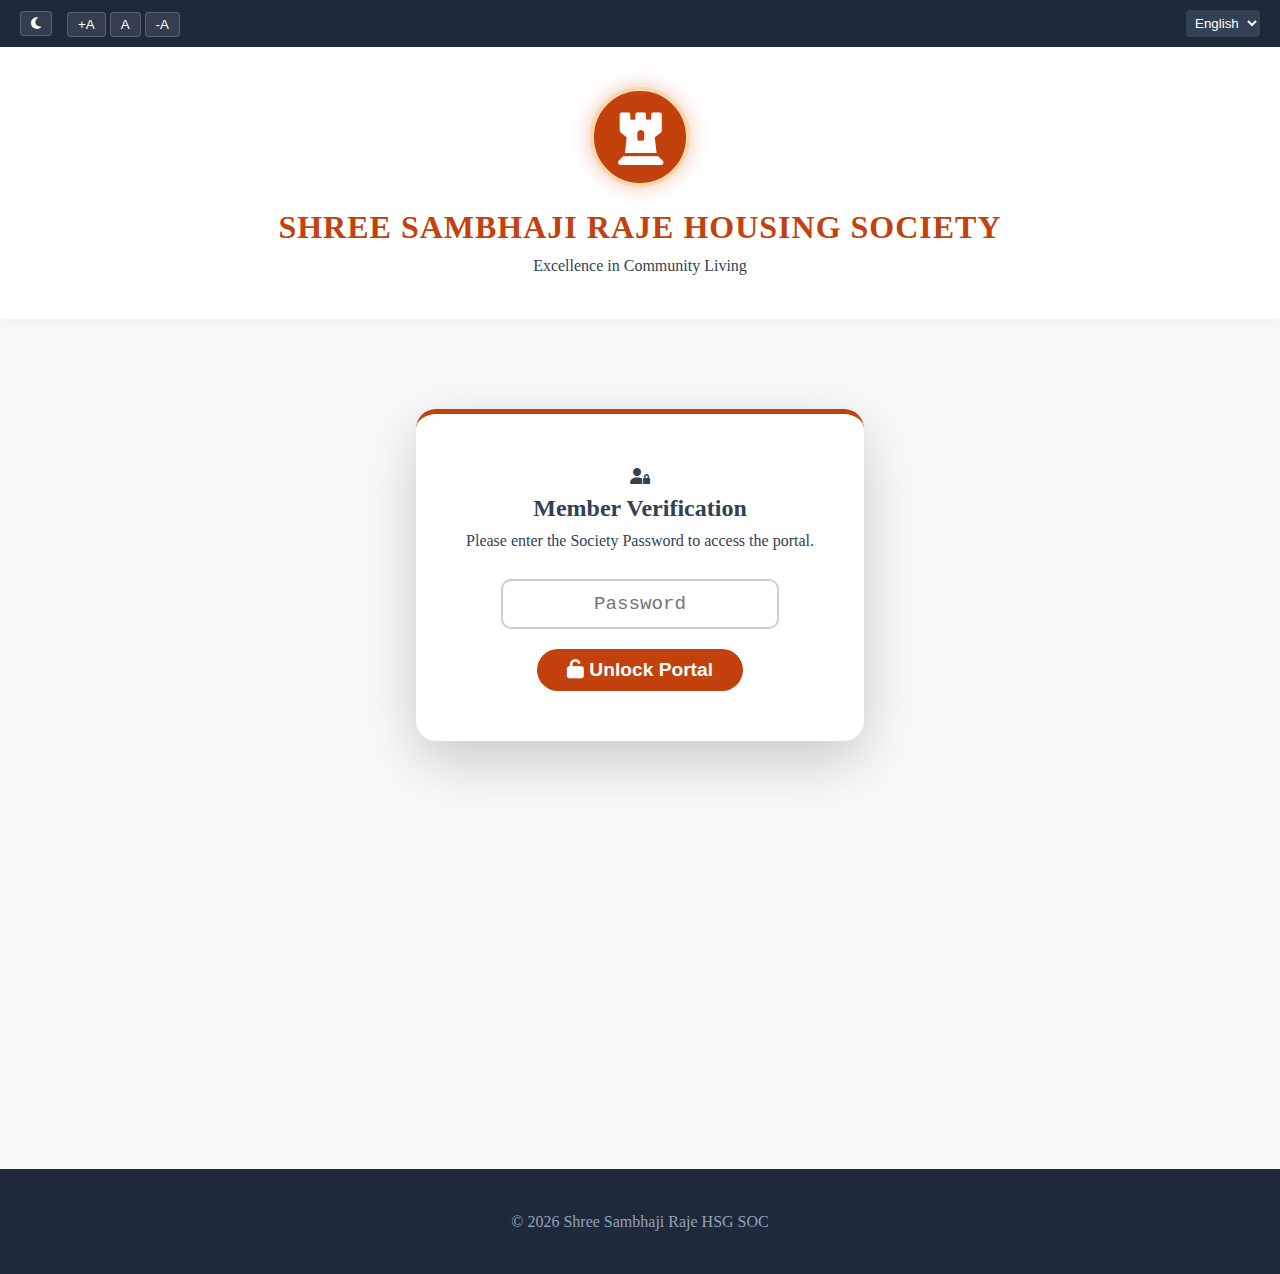
<file: Complaint(1).html>
<!DOCTYPE html>
<html lang="en">
<head>
    <meta charset="UTF-8">
    <meta name="viewport" content="width=device-width, initial-scale=1.0">
    <title>Member Complaint Portal - Shree Sambhaji Raje HSG SOC</title>
    
    <link href="https://fonts.googleapis.com/css2?family=Tiro+Devanagari+Marathi&display=swap" rel="stylesheet">
    <link rel="stylesheet" href="https://cdnjs.cloudflare.com/ajax/libs/font-awesome/6.4.0/css/all.min.css">
    <link rel="stylesheet" href="assest/style.css">

    <style>
        /* --- STYLES (Royal Theme) --- */
        body { font-family: 'Times New Roman', Times, serif; }
        .lang-sanskrit { font-family: 'Tiro Devanagari Marathi', serif; }
        
        .complaint-wrapper { max-width: 900px; margin: 40px auto; padding: 0 20px; min-height: 80vh; }

        /* 1. SECURITY LOCK */
        #security-lock {
            background: white; padding: 50px; border-radius: 20px;
            box-shadow: 0 20px 60px rgba(0,0,0,0.2); text-align: center;
            border-top: 5px solid var(--primary); max-width: 500px; margin: 50px auto;
        }
        .secure-input {
            width: 80%; padding: 12px; font-size: 1.2rem; text-align: center;
            border: 2px solid #ccc; border-radius: 10px; margin-bottom: 20px; font-family: monospace;
        }

        /* 2. FORM SECTION */
        #main-form-section { display: none; animation: fadeIn 0.8s; }
        .form-card {
            background: white; padding: 40px; border-radius: 15px;
            box-shadow: 0 10px 40px rgba(0,0,0,0.1); border: 1px solid #e2e8f0;
        }
        .step-header {
            background: #f8fafc; padding: 15px; border-left: 5px solid var(--primary);
            margin-bottom: 20px; font-weight: bold; font-size: 1.1rem; color: var(--secondary);
        }
        .form-row { display: flex; gap: 20px; margin-bottom: 20px; flex-wrap: wrap; }
        .form-col { flex: 1; min-width: 250px; }
        
        /* Force White Inputs */
        .c-input, .c-select {
            width: 100%; padding: 12px; border: 1px solid #ccc; border-radius: 5px;
            font-size: 1rem; background: #ffffff !important; color: #000000 !important;
        }

        /* OTP Buttons */
        .otp-group { display: flex; gap: 10px; }
        .verify-btn {
            background: #334155; color: white; border: none; padding: 0 20px;
            cursor: pointer; border-radius: 5px; font-weight: bold;
        }
        .verified-badge { 
            color: green; font-weight: bold; display: none; align-items: center; gap: 5px; margin-top: 5px;
        }

        /* 3. SUCCESS SCREEN */
        #success-screen {
            display: none; text-align: center; background: white; padding: 50px;
            border-radius: 20px; border-top: 5px solid green;
        }
        .ticket-box {
            background: #f0fdf4; border: 2px solid green; padding: 20px;
            display: inline-block; margin: 20px 0; border-radius: 10px;
        }

        .action-btn {
            background: var(--primary); color: white; border: none; padding: 15px 40px;
            border-radius: 30px; font-size: 1.2rem; cursor: pointer; font-weight: bold;
            transition: 0.3s; width: 100%;
        }
        .action-btn:hover { background: #9a3412; }
        .action-btn:disabled { background: #ccc; cursor: not-allowed; }

        @keyframes fadeIn { from { opacity:0; transform:translateY(20px); } to { opacity:1; transform:translateY(0); } }
    </style>
</head>
<body>

    <div class="access-bar">
        <div class="access-controls">
            <button onclick="toggleDarkMode()"><i class="fa-solid fa-moon"></i></button>
            <div class="font-controls">
                <button onclick="changeFontSize(1)">+A</button>
                <button onclick="changeFontSize(0)">A</button>
                <button onclick="changeFontSize(-1)">-A</button>
            </div>
        </div>
        <select id="lang-select" onchange="changeLang()">
            <option value="en">English</option>
            <option value="mr">मराठी</option>
            <option value="hi">हिन्दी</option>
        </select>
    </div>

    <header>
        <div class="logo-container">
            <div class="royal-seal"><i class="fa-solid fa-chess-rook"></i></div>
        </div>
        <div class="title-container">
            <h1 id="txt-title">SHREE SAMBHAJI RAJE HOUSING SOCIETY</h1>
            <p id="txt-sub">Excellence in Community Living</p>
        </div>
    </header>

    <div class="complaint-wrapper">

        <div id="security-lock">
            <div class="lock-icon"><i class="fa-solid fa-user-lock"></i></div>
            <h2 id="txt-lock-title">Member Verification Required</h2>
            <p id="txt-lock-sub">Please enter the Society Password to access the portal.</p>
            <br>
            <input type="password" id="mem-pass" class="secure-input" placeholder="Password">
            <br>
            <button onclick="verifyMember()" class="action-btn" style="width: auto; padding: 10px 30px;">
                <i class="fa-solid fa-unlock"></i> <span id="btn-unlock">Unlock Portal</span>
            </button>
            <p id="lock-error" style="color:red; display:none; margin-top:10px;">Incorrect Password</p>
        </div>

        <div id="main-form-section">
            <div class="form-card">
                <h2 id="txt-form-head" style="color:var(--primary); border-bottom:2px solid #eee; padding-bottom:10px; margin-bottom:20px;">
                    <i class="fa-solid fa-pen-to-square"></i> New Complaint Form
                </h2>

                <form id="complaintForm">
                    
                    <div class="step-header">1. Personal Details</div>
                    <div class="form-row">
                        <div class="form-col">
                            <label>Full Name</label>
                            <input type="text" name="Name" id="inp-name" class="c-input" placeholder="Member Name" required>
                        </div>
                    </div>

                    <div class="step-header">2. Phone Verification</div>
                    <div class="form-row">
                        <div class="form-col">
                            <label>Mobile Number</label>
                            <div class="otp-group">
                                <input type="tel" name="Phone" id="inp-phone" class="c-input" placeholder="10 Digit Number" required>
                                <button type="button" onclick="sendOTP('phone')" class="verify-btn" id="btn-otp-phone">Get OTP</button>
                            </div>
                            <div id="phone-otp-box" style="display:none; margin-top:10px;">
                                <input type="text" id="otp-phone-input" class="c-input" style="width:100px; display:inline-block;" placeholder="Enter OTP">
                                <button type="button" onclick="verifyOTP('phone')" class="verify-btn" style="background:green;">Verify</button>
                            </div>
                            <div id="phone-verified" class="verified-badge"><i class="fa-solid fa-circle-check"></i> Verified</div>
                        </div>
                    </div>

                    <div class="step-header">3. Email Verification</div>
                    <div class="form-row">
                        <div class="form-col">
                            <label>Email Address</label>
                            <div class="otp-group">
                                <input type="email" name="Email" id="inp-email" class="c-input" placeholder="name@example.com" required>
                                <button type="button" onclick="sendOTP('email')" class="verify-btn" id="btn-otp-email">Get OTP</button>
                            </div>
                            <div id="email-otp-box" style="display:none; margin-top:10px;">
                                <input type="text" id="otp-email-input" class="c-input" style="width:100px; display:inline-block;" placeholder="Enter OTP">
                                <button type="button" onclick="verifyOTP('email')" class="verify-btn" style="background:green;">Verify</button>
                            </div>
                            <div id="email-verified" class="verified-badge"><i class="fa-solid fa-circle-check"></i> Verified</div>
                        </div>
                    </div>

                    <div class="step-header">4. Complaint Details</div>
                    <div class="form-row">
                        <div class="form-col">
                            <label>Complaint Type</label>
                            <select name="Type" id="inp-type" class="c-select" required>
                                <option value="Water">Water Supply</option>
                                <option value="Electricity">Electricity</option>
                                <option value="Cleaning">Cleanliness</option>
                                <option value="Security">Security</option>
                                <option value="Other">Other</option>
                            </select>
                        </div>
                    </div>
                    <div class="form-row">
                        <div class="form-col">
                            <label>Description (Max 250 chars)</label>
                            <textarea name="Description" id="inp-desc" class="c-input" rows="4" maxlength="250" placeholder="Describe the issue..." required></textarea>
                        </div>
                    </div>
                    
                    <input type="hidden" name="access_key" value="bc160e35-4fb9-418a-8a88-6a6235c35e8b">
                    
                    <input type="hidden" name="subject" value="New Society Complaint">
                    <input type="hidden" name="Ticket_ID" id="hidden-ticket-id">
                    <input type="hidden" name="Secret_Pass" id="hidden-pass">

                    <button type="submit" class="action-btn" id="btn-submit">
                        <i class="fa-solid fa-paper-plane"></i> Submit Complaint
                    </button>
                </form>
            </div>
        </div>

        <div id="success-screen">
            <i class="fa-solid fa-circle-check" style="color:green; font-size:4rem; margin-bottom:20px;"></i>
            <h2 id="txt-success-head">Complaint Registered Successfully!</h2>
            <p id="txt-success-sub">Dear Member, we have recorded your complaint.</p>
            
            <div class="ticket-box">
                <p>Complaint Ticket ID:</p>
                <h3 id="res-id" style="font-size:2rem; margin:5px 0; color:var(--primary);">#0000</h3>
                <hr style="margin:10px 0; border:0; border-top:1px dashed green;">
                <p>Secret Tracking Password:</p>
                <div id="res-pass" style="font-family:monospace; font-size:1.5rem; color:#dc2626; font-weight:bold;">ABCD@1234</div>
                <p style="font-size:0.8rem; color:#666; margin-top:5px;">(Please save this for future reference)</p>
            </div>

            <p style="color:var(--secondary); font-style:italic;">
                The details have been sent to the Secretary via Email.
            </p>

            <button onclick="location.reload()" class="action-btn" style="width:auto; padding:10px 30px; margin-top:20px;">Close</button>
        </div>

    </div>

    <footer>
        <div class="copyright">&copy; 2026 Shree Sambhaji Raje HSG SOC</div>
    </footer>

    <script>
        // --- 1. SECURITY (Hash for Sambhaji@2026) ---
        const CORRECT_HASH = "60d7158583af707f282fe8fb4da970590817d9bdc24b2bd7c76b2315902ccf63";
        let isPhoneVerified = false;
        let isEmailVerified = false;
        let generatedOTP = "";

        async function sha256(message) {
            const msgBuffer = new TextEncoder().encode(message);
            const hashBuffer = await crypto.subtle.digest('SHA-256', msgBuffer);
            const hashArray = Array.from(new Uint8Array(hashBuffer));
            return hashArray.map(b => b.toString(16).padStart(2, '0')).join('');
        }

        async function verifyMember() {
            const input = document.getElementById('mem-pass').value;
            const hash = await sha256(input);
            if(hash === CORRECT_HASH) {
                document.getElementById('security-lock').style.display = 'none';
                document.getElementById('main-form-section').style.display = 'block';
            } else {
                document.getElementById('lock-error').style.display = 'block';
            }
        }

        // --- 2. OTP SIMULATION ---
        function sendOTP(type) {
            const val = document.getElementById(type === 'phone' ? 'inp-phone' : 'inp-email').value;
            if(val.length < 5) { alert("Invalid Input"); return; }
            generatedOTP = Math.floor(1000 + Math.random() * 9000).toString();
            alert(`[SIMULATION] Your OTP is: ${generatedOTP}`);
            document.getElementById(`btn-otp-${type}`).style.display = 'none';
            document.getElementById(`${type}-otp-box`).style.display = 'block';
        }

        function verifyOTP(type) {
            const userOtp = document.getElementById(`otp-${type}-input`).value;
            if(userOtp === generatedOTP) {
                document.getElementById(`${type}-otp-box`).style.display = 'none';
                document.getElementById(`${type}-verified`).style.display = 'flex';
                if(type === 'phone') isPhoneVerified = true;
                if(type === 'email') isEmailVerified = true;
            } else {
                alert("Wrong OTP");
            }
        }

        // --- 3. SUBMIT FORM via Web3Forms (fetch) ---
        const form = document.getElementById('complaintForm');
        const submitBtn = document.getElementById('btn-submit');

        form.addEventListener('submit', async (e) => {
            e.preventDefault(); // Stop standard submission

            // A. Check OTPs
            if(!isPhoneVerified || !isEmailVerified) {
                alert("Please verify both Phone and Email using OTP.");
                return;
            }

            // B. Prepare Data
            const ticketID = Math.floor(100000 + Math.random() * 900000);
            
            // Random Password Generator
            const chars = "ABCDEFGHIJKLMNOPQRSTUVWXYZ";
            const nums = "0123456789";
            let p1 = ""; let p2 = "";
            for(let i=0;i<4;i++) p1 += chars.charAt(Math.floor(Math.random()*chars.length));
            for(let i=0;i<4;i++) p2 += nums.charAt(Math.floor(Math.random()*nums.length));
            const secretPass = p1 + "@" + p2;

            document.getElementById('hidden-ticket-id').value = ticketID;
            document.getElementById('hidden-pass').value = secretPass;

            const formData = new FormData(form);
            const originalText = submitBtn.innerHTML;

            // C. Loading State
            submitBtn.innerHTML = "Sending...";
            submitBtn.disabled = true;

            try {
                // D. Send Data
                const response = await fetch("https://api.web3forms.com/submit", {
                    method: "POST",
                    body: formData
                });

                const data = await response.json();

                if (response.ok) {
                    // E. Success Logic
                    document.getElementById('main-form-section').style.display = 'none';
                    document.getElementById('success-screen').style.display = 'block';
                    document.getElementById('res-id').innerText = "#" + ticketID;
                    document.getElementById('res-pass').innerText = secretPass;
                    form.reset();
                } else {
                    alert("Error: " + data.message);
                    submitBtn.innerHTML = originalText;
                    submitBtn.disabled = false;
                }

            } catch (error) {
                alert("Something went wrong. Please check connection.");
                submitBtn.innerHTML = originalText;
                submitBtn.disabled = false;
            }
        });


        // --- 4. UNIVERSAL SETTINGS (Theme/Lang) ---
        const cLang = {
            en: { title:"Member Complaint Portal", lock:"Member Verification", form:"Complaint Form", submit:"Submit" },
            mr: { title:"सदस्य तक्रार निवारण", lock:"सदस्य पडताळणी", form:"तक्रार अर्ज", submit:"तक्रार नोंदवा" },
            hi: { title:"सदस्य शिकायत पोर्टल", lock:"सदस्य सत्यापन", form:"शिकायत फॉर्म", submit:"शिकायत जमा करें" }
        };

        function changeLang() {
            const l = document.getElementById('lang-select').value;
            const t = cLang[l];
            document.getElementById('txt-title').innerText = "SHREE SAMBHAJI RAJE HOUSING SOCIETY"; 
            document.getElementById('txt-lock-title').innerText = t.lock;
            document.getElementById('txt-form-head').innerText = t.form;
            
            if(l === 'en') document.body.classList.remove('lang-sanskrit');
            else document.body.classList.add('lang-sanskrit');
            
            localStorage.setItem('societyLang', l);
        }

        let currentSize = parseInt(localStorage.getItem('societyFont')) || 16;
        document.documentElement.style.setProperty('--base-size', currentSize + 'px');

        function changeFontSize(n) {
            if (n === 0) currentSize = 16;
            else currentSize += n;
            if(currentSize > 24) currentSize = 24;
            if(currentSize < 12) currentSize = 12;
            document.documentElement.style.setProperty('--base-size', currentSize + 'px');
            localStorage.setItem('societyFont', currentSize);
        }

        function toggleDarkMode() {
            document.body.classList.toggle('dark-mode');
            if(document.body.classList.contains('dark-mode')) {
                localStorage.setItem('societyTheme', 'dark');
            } else {
                localStorage.setItem('societyTheme', 'light');
            }
        }

        window.onload = function() {
            const savedLang = localStorage.getItem('societyLang') || 'en';
            document.getElementById('lang-select').value = savedLang;
            changeLang();
            if(localStorage.getItem('societyTheme')==='dark') document.body.classList.add('dark-mode');
        }
    </script>
    <script src="error-handler.js"></script>

<script>
    // If the page doesn't exist or returns 404 on GitHub
    if (document.title.includes("404")) {
        window.location.href = "server-down.html";
    }
</script>
</body>
</html>
</file>
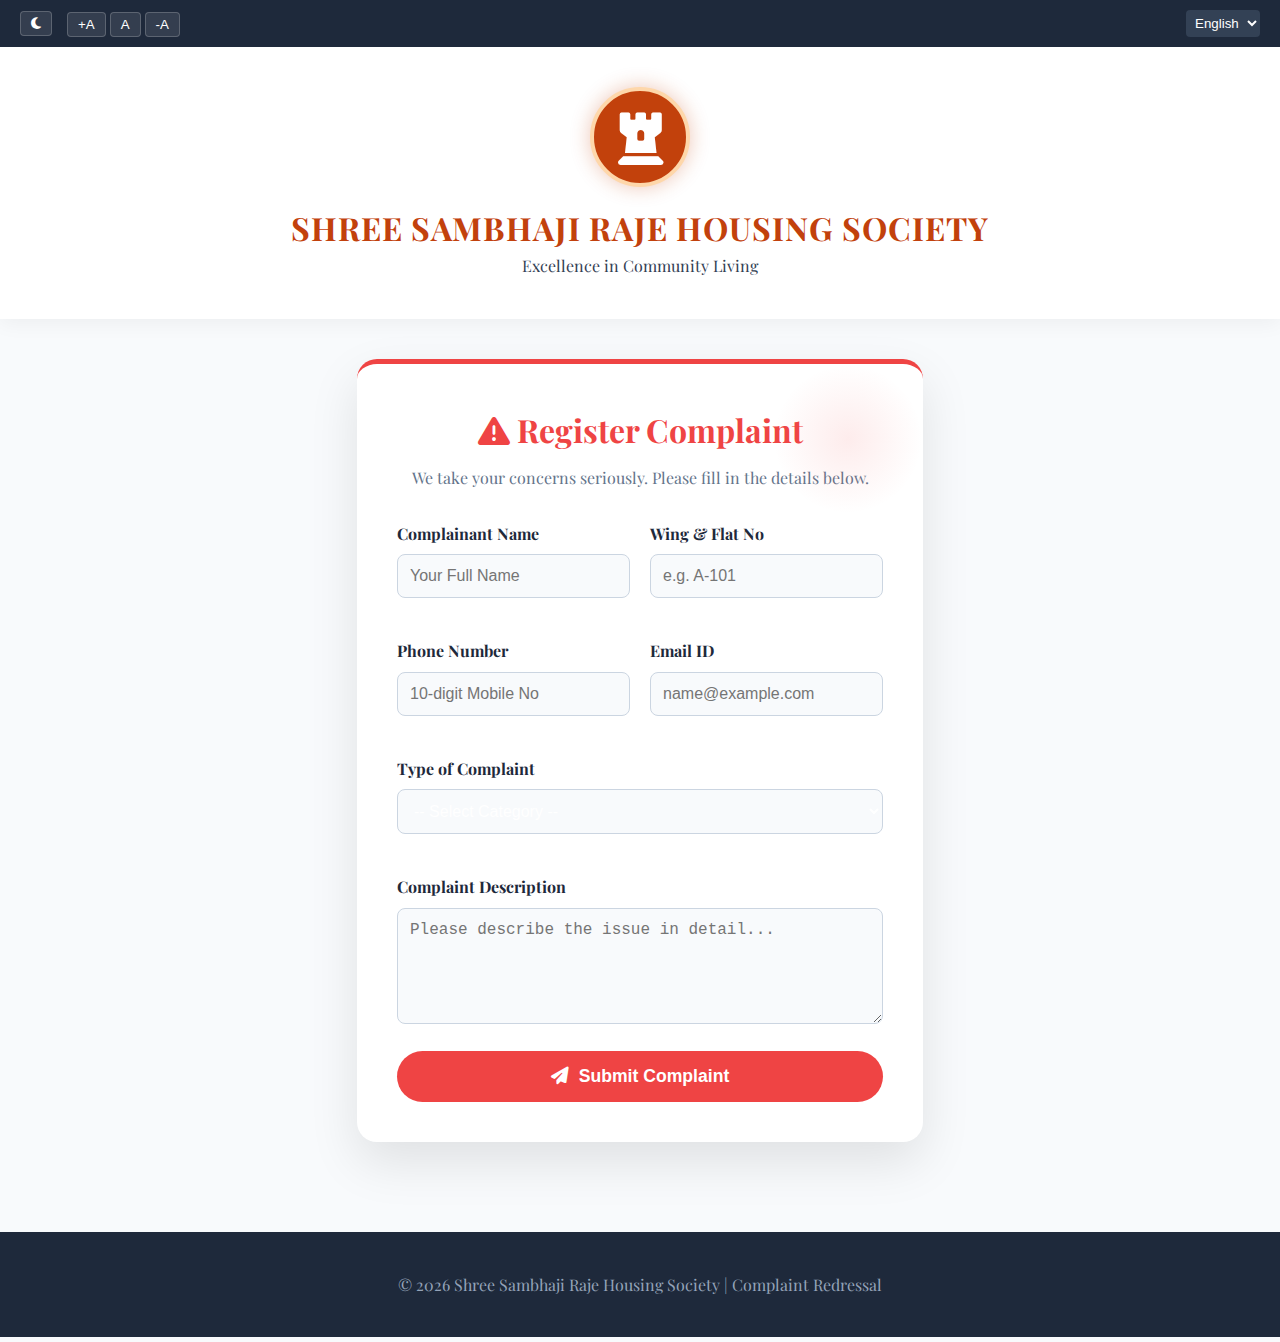
<file: complaint.html>
<!DOCTYPE html>
<html lang="en">
<head>
    <meta charset="UTF-8">
    <meta name="viewport" content="width=device-width, initial-scale=1.0">
    <title>File a Complaint - Shree Sambhaji Raje HSG SOC</title>
    
    <link href="https://fonts.googleapis.com/css2?family=Playfair+Display:wght@400;700&family=Tiro+Devanagari+Marathi&display=swap" rel="stylesheet">
     <link rel="icon" type="image/x-icon" href="assest/image/society.png">
    <link rel="stylesheet" href="https://cdnjs.cloudflare.com/ajax/libs/font-awesome/6.4.0/css/all.min.css">

    <link rel="stylesheet" href="assest/style.css">

    <style>
        /* --- COMPLAINT SPECIFIC STYLES --- */
        .complaint-container {
            max-width: 800px;
            margin: 40px auto;
            padding: 0 20px;
        }

        .complaint-form-card {
            background: white;
            padding: 40px;
            border-radius: 20px;
            box-shadow: 0 20px 50px rgba(0,0,0,0.1);
            border-top: 5px solid #ef4444; /* Red for Complaint */
            position: relative;
            overflow: hidden;
        }

        /* Decorative Background Pattern inside Card */
        .complaint-form-card::before {
            content: '';
            position: absolute;
            top: 0; right: 0;
            width: 150px; height: 150px;
            background: radial-gradient(circle, rgba(239, 68, 68, 0.1) 0%, transparent 70%);
            border-radius: 50%;
            pointer-events: none;
        }

        .form-header {
            text-align: center;
            margin-bottom: 30px;
        }
        .form-header h2 { color: #ef4444; margin-bottom: 10px; font-size: 2rem; }
        .form-header p { color: #64748b; }

        .form-grid {
            display: grid;
            grid-template-columns: 1fr 1fr;
            gap: 20px;
        }

        .form-group { margin-bottom: 20px; }
        .form-group label { display: block; font-weight: bold; margin-bottom: 8px; color: var(--secondary); }
        
        .form-input, .form-select {
            width: 100%; padding: 12px; border: 1px solid #cbd5e1; border-radius: 8px; font-size: 1rem;
            transition: 0.3s; background: #f8fafc;
        }
        .form-input:focus, .form-select:focus { 
            border-color: #ef4444; outline: none; background: white;
            box-shadow: 0 0 0 3px rgba(239, 68, 68, 0.1); 
        }

        .full-width { grid-column: span 2; }

        .submit-btn {
            background: #ef4444; color: white; border: none; padding: 15px 30px;
            border-radius: 30px; font-weight: bold; cursor: pointer; width: 100%; font-size: 1.1rem;
            transition: 0.3s; display: flex; align-items: center; justify-content: center; gap: 10px;
        }
        .submit-btn:hover { background: #dc2626; transform: translateY(-2px); }

        /* CONFIRMATION MESSAGE (Hidden by default) */
        #confirmation-box {
            display: none;
            background: #ecfdf5;
            border: 2px solid #10b981;
            color: #065f46;
            padding: 20px;
            border-radius: 15px;
            text-align: center;
            margin-top: 20px;
            animation: slideUp 0.5s ease;
        }
        .success-icon { font-size: 3rem; color: #10b981; margin-bottom: 10px; }

        @keyframes slideUp { from { opacity: 0; transform: translateY(20px); } to { opacity: 1; transform: translateY(0); } }

        /* Mobile Responsive */
        @media (max-width: 768px) {
            .form-grid { grid-template-columns: 1fr; }
            .full-width { grid-column: span 1; }
        }

        /* Dark Mode */
        body.dark-mode .complaint-form-card { background: #1e293b; border-color: #ef4444; }
        body.dark-mode .form-input, body.dark-mode .form-select { background: #334155; border-color: #475569; color: white; }
        body.dark-mode .form-header h2 { color: #ef4444; }
    </style>
</head>
<body>

    <div class="access-bar">
        <div class="access-controls">
            <button onclick="toggleDarkMode()"><i class="fa-solid fa-moon"></i></button>
            <div class="font-controls">
                <button onclick="changeFontSize(1)">+A</button>
                <button onclick="changeFontSize(0)">A</button>
                <button onclick="changeFontSize(-1)">-A</button>
            </div>
        </div>
        <select id="lang-select" onchange="changeComplaintLanguage()">
            <option value="en">English</option>
            <option value="mr">मराठी</option>
            <option value="hi">हिन्दी</option>
        </select>
    </div>

    <header>
        <div class="logo-container">
            <div class="royal-seal"><i class="fa-solid fa-chess-rook"></i></div>
        </div>
        <div class="title-container">
            <h1 id="txt-title">SHREE SAMBHAJI RAJE HOUSING SOCIETY</h1>
            <p id="txt-subtitle">Excellence in Community Living</p>
        </div>
    </header>

    <div class="complaint-container">
        
        <div class="complaint-form-card" id="form-card">
            <div class="form-header">
                <h2 id="txt-form-title"><i class="fa-solid fa-triangle-exclamation"></i> Register Complaint</h2>
                <p id="txt-form-sub">We take your concerns seriously. Please fill in the details below.</p>
            </div>

            <form id="complaintForm" onsubmit="submitComplaint(event)">
                
                <div class="form-grid">
                    <div class="form-group">
                        <label id="lbl-name">Complainant Name</label>
                        <input type="text" id="inp-name" class="form-input" placeholder="Your Full Name" required>
                    </div>
                    
                    <div class="form-group">
                        <label id="lbl-wing">Wing & Flat No</label>
                        <input type="text" id="inp-flat" class="form-input" placeholder="e.g. A-101" required>
                    </div>

                    <div class="form-group">
                        <label id="lbl-phone">Phone Number</label>
                        <input type="tel" id="inp-phone" class="form-input" placeholder="10-digit Mobile No" required pattern="[0-9]{10}">
                    </div>

                    <div class="form-group">
                        <label id="lbl-email">Email ID</label>
                        <input type="email" id="inp-email" class="form-input" placeholder="name@example.com" required>
                    </div>

                    <div class="form-group full-width">
                        <label id="lbl-type">Type of Complaint</label>
                        <select id="inp-type" class="form-select" required>
                            <option value="" disabled selected>-- Select Category --</option>
                            <option value="Water">Water Supply / Leakage</option>
                            <option value="Electricity">Electricity / Power Failure</option>
                            <option value="Cleaning">Cleanliness / Garbage</option>
                            <option value="Security">Security / Parking Issue</option>
                            <option value="Noise">Noise / Disturbance</option>
                            <option value="Other">Other / Administrative</option>
                        </select>
                    </div>

                    <div class="form-group full-width">
                        <label id="lbl-desc">Complaint Description</label>
                        <textarea id="inp-desc" class="form-input" rows="5" placeholder="Please describe the issue in detail..." required></textarea>
                    </div>
                </div>

                <button type="submit" class="submit-btn" id="btn-submit">
                    <i class="fa-solid fa-paper-plane"></i> Submit Complaint
                </button>

            </form>
        </div>

        <div id="confirmation-box">
            <div class="success-icon"><i class="fa-solid fa-circle-check"></i></div>
            <h3 id="txt-success-head">Complaint Registered Successfully!</h3>
            <p id="txt-success-msg1">Thank you. Your complaint ID is <strong id="complaint-id">#000</strong>.</p>
            <p id="txt-success-msg2">A confirmation SMS and Email has been sent to your registered contact details.</p>
            <p style="margin-top:15px; font-size:0.9rem; color:#065f46;">We will resolve this issue within 48 hours.</p>
            
            <button onclick="window.location.href='index.html'" style="margin-top:20px; padding:10px 20px; background:#10b981; color:white; border:none; border-radius:20px; cursor:pointer;">Back to Home</button>
        </div>

    </div>

    <footer>
        <div class="copyright">
            &copy; 2026 Shree Sambhaji Raje Housing Society | Complaint Redressal
        </div>
    </footer>

    <script>
        function submitComplaint(event) {
            event.preventDefault(); // Stop page reload

            // 1. Get Values
            const name = document.getElementById('inp-name').value;
            const phone = document.getElementById('inp-phone').value;
            const email = document.getElementById('inp-email').value;
            const type = document.getElementById('inp-type').value;

            // 2. Simulate Sending Email/SMS (Console Log for now)
            console.log(`Sending Complaint to Secretary Email...`);
            console.log(`From: ${name} (${phone})`);
            console.log(`Type: ${type}`);
            
            // 3. Generate Random Ticket ID
            const ticketID = "SR-" + Math.floor(1000 + Math.random() * 9000);
            document.getElementById('complaint-id').innerText = ticketID;

            // 4. Show Confirmation, Hide Form
            document.getElementById('form-card').style.display = 'none';
            document.getElementById('confirmation-box').style.display = 'block';

            // 5. Simulate Alert for "Sending..."
            alert(`System: Sending confirmation SMS to ${phone} and Email to ${email}... Sent!`);
        }

        // --- TRANSLATIONS ---
        const compTranslations = {
            en: {
                title: "SHREE SAMBHAJI RAJE HOUSING SOCIETY", sub: "Excellence in Community Living",
                formTitle: "Register Complaint", formSub: "We take your concerns seriously. Please fill in the details below.",
                lblName: "Complainant Name", lblWing: "Wing & Flat No", lblPhone: "Phone Number", lblEmail: "Email ID",
                lblType: "Type of Complaint", lblDesc: "Complaint Description", btnSubmit: "Submit Complaint",
                successHead: "Complaint Registered Successfully!", 
                successMsg2: "A confirmation SMS and Email has been sent to your registered contact details."
            },
            mr: {
                title: "श्री संभाजी राजे हाऊसिंग सोसायटी", sub: "सामुदायिक जीवनातील उत्कृष्टता",
                formTitle: "तक्रार नोंदवा", formSub: "आम्ही तुमच्या समस्या गांभीर्याने घेतो. कृपया खालील तपशील भरा.",
                lblName: "तक्रारदाराचे नाव", lblWing: "विंग आणि फ्लॅट क्र.", lblPhone: "मोबाईल नंबर", lblEmail: "ईमेल आयडी",
                lblType: "तक्रारीचा प्रकार", lblDesc: "तक्रार वर्णन", btnSubmit: "तक्रार सबमिट करा",
                successHead: "तक्रार यशस्वीरित्या नोंदवली गेली!", 
                successMsg2: "तुमच्या नोंदणीकृत संपर्कावर पुष्टीकरण एसएमएस आणि ईमेल पाठवला गेला आहे."
            },
            hi: {
                title: "श्री संभाजी राजे हाउसिंग सोसाइटी", sub: "सामुदायिक जीवन में उत्कृष्टता",
                formTitle: "शिकायत दर्ज करें", formSub: "हम आपकी चिंताओं को गंभीरता से लेते हैं। कृपया नीचे विवरण भरें।",
                lblName: "शिकायतकर्ता का नाम", lblWing: "विंग और फ्लैट नंबर", lblPhone: "फोन नंबर", lblEmail: "ईमेल आईडी",
                lblType: "शिकायत का प्रकार", lblDesc: "शिकायत विवरण", btnSubmit: "शिकायत जमा करें",
                successHead: "शिकायत सफलतापूर्वक दर्ज की गई!", 
                successMsg2: "आपके पंजीकृत संपर्क विवरण पर पुष्टि एसएमएस और ईमेल भेजा गया है।"
            }
        };

        function changeComplaintLanguage() {
            const lang = document.getElementById('lang-select').value;
            const t = compTranslations[lang];

            document.getElementById('txt-title').innerText = t.title;
            document.getElementById('txt-subtitle').innerText = t.sub;
            document.getElementById('txt-form-title').innerHTML = `<i class="fa-solid fa-triangle-exclamation"></i> ${t.formTitle}`;
            document.getElementById('txt-form-sub').innerText = t.formSub;
            
            document.getElementById('lbl-name').innerText = t.lblName;
            document.getElementById('lbl-wing').innerText = t.lblWing;
            document.getElementById('lbl-phone').innerText = t.lblPhone;
            document.getElementById('lbl-email').innerText = t.lblEmail;
            document.getElementById('lbl-type').innerText = t.lblType;
            document.getElementById('lbl-desc').innerText = t.lblDesc;
            document.getElementById('btn-submit').innerHTML = `<i class="fa-solid fa-paper-plane"></i> ${t.btnSubmit}`;

            document.getElementById('txt-success-head').innerText = t.successHead;
            document.getElementById('txt-success-msg2').innerText = t.successMsg2;

            if(lang === 'en') document.body.classList.remove('lang-sanskrit');
            else document.body.classList.add('lang-sanskrit');
        }

        // --- THEME ---
        function toggleDarkMode() { document.body.classList.toggle('dark-mode'); }
        let currentSize = 16;
        function changeFontSize(n) {
            if (n === 0) currentSize = 16;
            else currentSize += n;
            if(currentSize > 24) currentSize = 24;
            if(currentSize < 12) currentSize = 12;
            document.documentElement.style.setProperty('--base-size', currentSize + 'px');
        }
    </script>
</body>
</html>
</file>
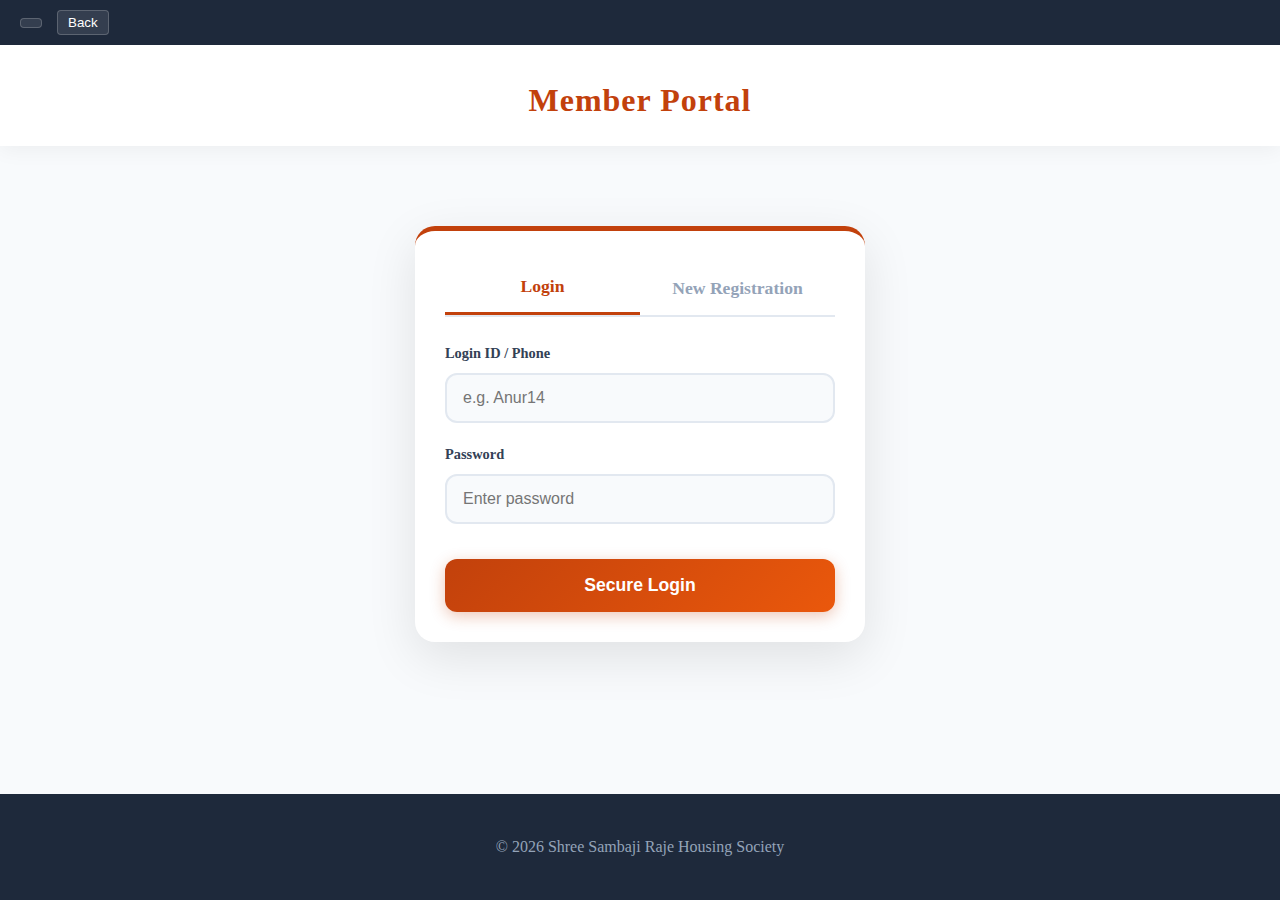
<file: Dashboard.html>
<!DOCTYPE html>
<html lang="en">
<head>
    <meta charset="UTF-8">
    <meta name="viewport" content="width=device-width, initial-scale=1.0">
    <title>Dashboard - Shree Sambhaji Raje Housing Society</title>
    <link rel="stylesheet" href="https://cdnjs.cloudflare.com/ajax/libs/font-awesome/6.4.0/css/all.min.css">
    <link rel="stylesheet" href="assest/style.css"> <link rel="icon" type="image/x-icon" href="assest/image/society.png">
    <style>
        style>
        /* --- CORE VARIABLES & RESET (Matching Login Page) --- */
        :root {
            --primary: #c2410c;
            --primary-dark: #9a3412;
            --secondary: #1e293b;
            --bg-light: #f1f5f9;
            --text-dark: #0f172a; /* Deepest Navy */
            --text-light: #334155; /* Changed from light gray to dark slate */
            --card-bg: #ffffff;
        }

        /* Force dark color on the labels under the numbers */
        .stat-info p {
            color: #1e293b !important;
            font-weight: 600;
            opacity: 1; /* Ensure no transparency is making it look gray */
        }

        /* Force dark color on the numbers themselves */
        .stat-info h3 {
            color: #0f172a !important;
        }

        /* Header Date/Loading Text */
        .welcome-text span {
            color: #334155 !important;
        }
        /* Update this section in your <style> tag */
        .user-name, 
        .user-profile h3, 
        .user-id, 
        .stat-info p,        /* This targets the 'Total Members' etc. */
        .welcome-text span,  /* This targets the date/loading text */
        .notice-date {       /* This targets the gray dates in notices */
            color: #1e293b !important; /* Deep Navy Dark */
            font-weight: 600;}
        /* Force Dark Text for User Name and Activity Labels */
        .user-name, .user-profile h3, .user-id {
            color: #1e293b !important; /* Deep Navy Dark */
            font-weight: 700;
        }

        /* Activity Table Text Color */
        #activityTableBody td, .activity-details {
            color: #000000 !important; /* Dark Slate Grey */
        }

        /* Ensuring labels inside cards are dark */
        .section-card h3, .stat-label {
            color: #0f172a !important;
        }

        /* --- DARK MODE ADJUSTMENTS --- */
        /* If you want the text to turn White only in Dark Mode */
        body.dark-mode .user-name, 
        body.dark-mode #activityTableBody td {
            color: #000000 !important; 
        }
        
/* --- ENQUIRY MODAL & STYLISH ALERT --- */
        .modal-overlay, .stylish-alert-overlay {
            position: fixed; 
            inset: 0; 
            background: rgba(0,0,0,0.7);
            display: flex; 
            align-items: center; 
            justify-content: center; 
            z-index: 2000;
            backdrop-filter: blur(4px);
        }

        .modal-content, .stylish-alert-card {
            background: var(--card-bg); 
            padding: 25px; 
            border-radius: 20px; 
            width: 90%; 
            max-width: 450px;
            box-shadow: 0 15px 35px rgba(0,0,0,0.3);
            position: relative;
            animation: modalSlideUp 0.3s ease-out;
        }

        @keyframes modalSlideUp {
            from { transform: translateY(30px); opacity: 0; }
            to { transform: translateY(0); opacity: 1; }
        }

        .modal-header {
            display: flex;
            justify-content: space-between;
            align-items: center;
            margin-bottom: 20px;
            color: var(--primary);
        }

        .close-modal {
            background: none;
            border: none;
            font-size: 1.5rem;
            cursor: pointer;
            color: var(--text-light);
        }
        /* Star Rating Widget */
        .rating-container { display: flex; justify-content: center; padding: 10px 0; }
        .star-widget { display: flex; flex-direction: row-reverse; }
        .star-widget input { display: none; }
        .star-widget label {
            font-size: 30px;
            color: #444;
            padding: 5px;
            cursor: pointer;
            transition: all 0.2s ease;
        }
        .star-widget input:not(:checked) ~ label:hover,
        .star-widget input:not(:checked) ~ label:hover ~ label { color: #fd4; }
        .star-widget input:checked ~ label { color: #fd4; text-shadow: 0 0 10px #952; }

        /* Readonly fields styling */
        #fbName, #fbID { background: #e2e8f0; cursor: not-allowed; }
        body.dark-mode #fbName, body.dark-mode #fbID { background: #0f172a; color: #94a3b8; }
        /* Form Layout */
        .form-grid {
            display: grid;
            grid-template-columns: 1fr 1fr;
            gap: 12px;
            margin-bottom: 12px;
        }

        .form-grid input, .form-grid select, #enqText {
            width: 100%;
            padding: 12px;
            border: 1px solid #ddd;
            border-radius: 8px;
            background: #f8fafc;
            color: var(--text-dark);
            font-size: 0.9rem;
            box-sizing: border-box;
        }

        #enqText {
            height: 100px;
            resize: none;
            margin-bottom: 12px;
        }

        /* Image Upload Section */
        .upload-section {
            background: #f1f5f9;
            padding: 10px;
            border-radius: 8px;
            border: 1px dashed #cbd5e1;
            text-align: center;
            margin-bottom: 15px;
        }

        .upload-section label {
            display: block;
            cursor: pointer;
            color: var(--text-light);
            font-size: 0.85rem;
        }

        #enqImg { display: none; }

        /* Buttons */
        .btn-primary-full {
            width: 100%;
            padding: 14px;
            background: var(--primary);
            color: white;
            border: none;
            border-radius: 10px;
            font-weight: bold;
            cursor: pointer;
            transition: 0.2s;
        }

        .btn-primary-full:hover { background: var(--primary-dark); }

        /* Stylish Alert Specifics */
        .stylish-alert-card { 
            text-align: center; 
            border-top: 6px solid var(--primary); 
        }

        .alert-icon {
            font-size: 3rem;
            color: var(--primary);
            margin-bottom: 10px;
        }

        .review-body { 
            text-align: left; 
            background: #f1f5f9; 
            padding: 15px; 
            border-radius: 12px; 
            margin: 20px 0;
            font-size: 0.9rem;
            line-height: 1.6;
        }

        .alert-actions {
            display: flex;
            gap: 10px;
        }

        /* Dark Mode Overrides for Modal */
        body.dark-mode .form-grid input, 
        body.dark-mode .form-grid select, 
        body.dark-mode #enqText {
            background: #334155;
            border-color: #475569;
            color: white;
        }

        body.dark-mode .review-body {
            background: #0f172a;
            color: #cbd5e1;
        }

        /* Responsive Grid for Mobile */
        @media (max-width: 480px) {
            .form-grid { grid-template-columns: 1fr; }
        }
        .modal-content, .stylish-alert-card {
            background: white; padding: 25px; border-radius: 20px; width: 90%; max-width: 450px;
            box-shadow: 0 10px 30px rgba(0,0,0,0.2);
        }

        .stylish-alert-card { text-align: center; border-top: 5px solid #c2410c; }
        .review-body { text-align: left; background: #f8fafc; padding: 15px; border-radius: 12px; margin: 20px 0; }

        .btn-confirm { background: #c2410c; color: white; border: none; padding: 10px 20px; border-radius: 8px; font-weight: bold; }
        .btn-cancel { background: #cbd5e1; color: #1e293b; border: none; padding: 10px 20px; border-radius: 8px; margin-right: 10px; }

        /* Dark mode compatibility */
        .dark-mode .modal-content, .dark-mode .stylish-alert-card { background: #1e293b; color: white; }
        .dark-mode .review-body { background: #334155; }
       body {
    font-family: 'Segoe UI', Tahoma, Geneva, Verdana, sans-serif;
    background-color: var(--bg-light);
    color: #000000;
    margin: 0;
    padding: 0;
    transition: background 0.3s, color 0.3s;}

        body.dark-mode {
            background-color: #0f172a;
            color: #e2e8f0;
            --card-bg: #1e293b;
            --text-dark: #f1f5f9;
            --text-light: #cbd5e1;
        }

        /* --- LAYOUT STRUCTURE --- */
        .dashboard-container {
            display: flex;
            min-height: 100vh;
            position: relative;
            overflow-x: hidden;
        }

        /* --- SIDEBAR --- */
        .sidebar {
            width: 260px;
            background: var(--secondary);
            color: white;
            position: fixed;
            top: 0;
            left: -260px; /* Hidden by default */
            height: 100%;
            z-index: 1000;
            transition: left 0.3s ease-in-out;
            box-shadow: 4px 0 15px rgba(0,0,0,0.2);
            display: flex;
            flex-direction: column;
        }

        .sidebar.active {
            left: 0;
        }

        .sidebar-header {
            padding: 20px;
            background: rgba(0,0,0,0.2);
            display: flex;
            align-items: center;
            justify-content: space-between;
        }

        .sidebar-menu {
            list-style: none;
            padding: 0;
            margin-top: 20px;
        }

        .sidebar-menu li a {
            display: flex;
            align-items: center;
            padding: 15px 25px;
            color: #cbd5e1;
            text-decoration: none;
            transition: 0.2s;
            border-left: 4px solid transparent;
        }

        .sidebar-menu li a:hover, .sidebar-menu li a.active {
            background: rgba(255,255,255,0.05);
            color: var(--accent-gold);
            border-left-color: var(--accent-gold);
        }

        .sidebar-menu li a i {
            margin-right: 15px;
            width: 20px;
            text-align: center;
        }

        .sidebar-overlay {
            position: fixed;
            top: 0;
            left: 0;
            width: 100%;
            height: 100%;
            background: rgba(0,0,0,0.5);
            z-index: 999;
            display: none;
        }
        .sidebar-overlay.active { display: block; }

        /* --- MAIN CONTENT AREA --- */
        .main-content {
            flex: 1;
            width: 100%;
            transition: margin-left 0.3s;
        }

        /* --- TOP HEADER --- */
        .top-header {
            background: var(--card-bg);
            padding: 15px 30px;
            display: flex;
            justify-content: space-between;
            align-items: center;
            box-shadow: 0 2px 10px rgba(0,0,0,0.05);
            position: sticky;
            top: 0;
            z-index: 900;
        }

        .header-left {
            display: flex;
            align-items: center;
            gap: 20px;
        }

        .menu-toggle {
            font-size: 1.5rem;
            cursor: pointer;
            color: var(--primary);
        }

        .welcome-text h2 {
            margin: 0;
            font-size: 1.2rem;
        }
        .welcome-text span {
            font-size: 0.9rem;
            color: var(--text-light);
        }

        .header-right {
            display: flex;
            align-items: center;
            gap: 20px;
        }

        .icon-btn {
            background: none;
            border: none;
            font-size: 1.2rem;
            cursor: pointer;
            color: var(--text-light);
            position: relative;
            transition: 0.2s;
        }
        .icon-btn:hover { color: var(--primary); }

        .lang-select {
            padding: 5px 10px;
            border-radius: 20px;
            border: 1px solid #ddd;
            background: var(--card-bg);
            color: var(--text-dark);
            cursor: pointer;
        }

        /* User Profile Dropdown Styling */
        .user-profile {
            display: flex;
            align-items: center;
            gap: 10px;
            cursor: pointer;
        }
        .user-avatar {
            width: 40px;
            height: 40px;
            background: var(--primary);
            color: white;
            border-radius: 50%;
            display: flex;
            align-items: center;
            justify-content: center;
            font-weight: bold;
        }

        /* --- DASHBOARD WIDGETS --- */
        .content-wrapper {
            padding: 30px;
            max-width: 1400px;
            margin: 0 auto;
        }

        .stats-grid {
            display: grid;
            grid-template-columns: repeat(auto-fit, minmax(200px, 1fr));
            gap: 20px;
            margin-bottom: 30px;
        }

        .stat-card {
            background: var(--card-bg);
            padding: 20px;
            border-radius: 15px;
            box-shadow: 0 4px 6px rgba(0,0,0,0.05);
            display: flex;
            align-items: center;
            justify-content: space-between;
            transition: transform 0.2s;
            border-bottom: 4px solid transparent;
        }
        
        .stat-card:hover { transform: translateY(-5px); }

        .stat-info h3 { margin: 0; font-size: 2rem; color: var(--text-dark); }
        .stat-info p { margin: 5px 0 0; color: var(--text-light); font-size: 0.9rem; }
        
        .stat-icon {
            font-size: 2.5rem;
            opacity: 0.2;
            color: var(--primary);
        }

        /* Colors for different cards */
        .card-1 { border-color: #3b82f6; } /* Members */
        .card-2 { border-color: #22c55e; } /* Active */
        .card-3 { border-color: #eab308; } /* House */
        .card-4 { border-color: #ef4444; } /* Requests */
        .card-5 { border-color: #a855f7; } /* Complaint */
        .card-6 { border-color: #06b6d4; } /* Enquiry */

        /* --- SECTIONS GRID --- */
        .sections-grid {
            display: grid;
            grid-template-columns: 2fr 1fr;
            gap: 25px;
        }

        @media (max-width: 900px) {
            .sections-grid { grid-template-columns: 1fr; }
        }

        .section-card {
            background: var(--card-bg);
            border-radius: 15px;
            padding: 25px;
            box-shadow: 0 4px 6px rgba(0,0,0,0.05);
            margin-bottom: 25px;
        }

        .section-header {
            display: flex;
            justify-content: space-between;
            align-items: center;
            margin-bottom: 20px;
            border-bottom: 1px solid #eee;
            padding-bottom: 10px;
        }
        body.dark-mode .section-header { border-color: #334155; }
        .section-header h3 { margin: 0; color: var(--primary); }

        /* Notice Board */
        .notice-list { list-style: none; padding: 0; }
        .notice-item {
            padding: 15px;
            border-left: 4px solid var(--accent-gold);
            background: rgba(251, 191, 36, 0.1);
            margin-bottom: 10px;
            border-radius: 0 8px 8px 0;
        }
        .notice-date { font-size: 0.8rem; color: var(--text-light); font-weight: bold; }

        /* Festival Card */
        .festival-card {
            background: linear-gradient(135deg, #ff9a9e 0%, #fecfef 99%, #fecfef 100%);
            color: #333;
            text-align: center;
            position: relative;
            overflow: hidden;
        }
        body.dark-mode .festival-card {
            background: linear-gradient(135deg, #7f1d1d 0%, #c2410c 100%);
            color: white;
        }
        .festival-icon { font-size: 4rem; margin-bottom: 10px; }

        /* Gallery */
        .gallery-grid {
            display: grid;
            grid-template-columns: repeat(auto-fill, minmax(100px, 1fr));
            gap: 10px;
        }
        .gallery-img {
            width: 100%;
            height: 100px;
            object-fit: cover;
            border-radius: 8px;
            cursor: pointer;
            transition: 0.2s;
        }
        .gallery-img:hover { opacity: 0.8; }

        /* Location */
        .map-container iframe {
            width: 100%;
            height: 250px;
            border: 0;
            border-radius: 10px;
        }

        /* --- RESPONSIVE --- */
        @media (max-width: 768px) {
            .top-header { padding: 15px; }
            .header-right span { display: none; } /* Hide names on mobile */
            .content-wrapper { padding: 15px; }
        }
    </style>
</head>
<body>

    <div class="sidebar-overlay" id="sidebarOverlay" onclick="toggleSidebar()"></div>

    <aside class="sidebar" id="sidebar">
        <div class="sidebar-header">
            <h3><i class="fa-solid fa-building-user"></i> SSRHS</h3>
            <button class="icon-btn" onclick="toggleSidebar()" style="color:white;"><i class="fa-solid fa-times"></i></button>
        </div>
        <ul class="sidebar-menu">
            <li><a href="#" class="active"><i class="fa-solid fa-chart-line"></i> <span data-key="nav_dashboard">Dashboard</span></a></li>
            <li>
                <a href="javascript:void(0)" onclick="showPage('aboutPage')" id="navAbout">
                    <i class="fa-solid fa-info-circle"></i> 
                    <span data-key="nav_about">About Society</span>
                </a>
            </li>
            <li><a href="#"><i class="fa-solid fa-bullhorn"></i> <span data-key="nav_notice">Notice Board</span></a></li>
            <li> <a href="javascript:void(0)" onclick="openEnquiryModal()"> <i class="fa-solid fa-clipboard-question"></i>
                 <span data-key="nav_enquiry">Enquiry</span>
                 </a> 
                </li>
            <li><a href="#"><i class="fa-solid fa-triangle-exclamation"></i> <span data-key="nav_complaint">Complaint</span></a></li>
           <li>
                <a href="javascript:void(0)" onclick="openFeedbackModal()">
                    <i class="fa-solid fa-comments"></i> 
                    <span data-key="nav_feedback">Feedback</span>
                </a>
            </li>
            <li><a href="#"><i class="fa-solid fa-hand-holding-hand"></i> <span data-key="nav_request">Requests</span></a></li>
            <li><a href="#"><i class="fa-solid fa-user-clock"></i> <span data-key="nav_visitor">Visitor Gate</span></a></li>
        </ul>
        
        <div style="margin-top: auto; padding: 20px;">
            <button onclick="handleLogout()" style="width:100%; padding:10px; background:rgba(255,255,255,0.1); border:none; color:white; cursor:pointer; border-radius:5px;">
                <i class="fa-solid fa-sign-out-alt"></i> <span data-key="logout">Logout</span>
            </button>
        </div>
    </aside>

    <div class="dashboard-container">
        <div class="main-content">
            
            <nav class="top-header">
                <div class="header-left">
                    <div class="menu-toggle" onclick="toggleSidebar()">
                        <i class="fa-solid fa-bars"></i>
                    </div>
                    <div class="welcome-text">
                        <h2 id="welcomeMsg"><span data-key="welcome">Welcome</span>, User</h2>
                        <span id="dateDisplay">Loading date...</span>
                    </div>
                </div>

                <div class="header-right">
                    <select class="lang-select" onchange="changeLanguage(this.value)">
                        <option value="en">English</option>
                        <option value="mr">मराठी</option>
                        <option value="hi">हिंदी</option>
                    </select>

                    <button class="icon-btn" onclick="toggleDarkMode()" title="Toggle Dark Mode">
                        <i class="fa-solid fa-moon"></i>
                    </button>
                    
                    <button class="icon-btn" title="Settings">
                        <i class="fa-solid fa-gear"></i>
                    </button>

                    <div class="user-profile" onclick="toggleProfileMenu()">
                        <div class="user-avatar" id="userInitials">U</div>
                        <span style="font-weight:bold; font-size:0.9rem;" id="navUserName">User</span>
                    </div>
                </div>
            </nav>

            <div class="content-wrapper">
                <div id="aboutPage" class="page-section" style="display: none;">
                    <div class="section-card">
                        <div class="section-header">
                            <h3 style="font-size: 1.8rem;"><i class="fa-solid fa-hotel"></i> About Shree Sambhaji Raje HS</h3>
                        </div>
                        
                        <div style="line-height: 1.6; color: var(--text-light);">
                            <p>Welcome to <b>Shree Sambhaji Raje Housing Society</b>. Established with a vision of community living, our society represents unity, safety, and modern amenities.</p>
                            
                            <div style="display: grid; grid-template-columns: repeat(auto-fit, minmax(250px, 1fr)); gap: 20px; margin-top: 20px;">
                                <div style="background: var(--bg-light); padding: 15px; border-radius: 10px; border-left: 5px solid var(--primary);">
                                    <h4><i class="fa-solid fa-eye"></i> Our Vision</h4>
                                    <p style="font-size: 0.9rem;">To be the benchmark for cooperative housing societies by providing a sustainable and peaceful environment.</p>
                                </div>
                                <div style="background: var(--bg-light); padding: 15px; border-radius: 10px; border-left: 5px solid var(--secondary);">
                                    <h4><i class="fa-solid fa-shield-halved"></i> Security</h4>
                                    <p style="font-size: 0.9rem;">24/7 CCTV surveillance and verified gate entry via our Visitor Management system.</p>
                                </div>
                            </div>

                            <h4 style="margin-top: 30px; color: var(--primary);">Society Amenities</h4>
                            <ul style="display: grid; grid-template-columns: 1fr 1fr; gap: 10px; padding-left: 20px;">
                                <li><i class="fa-solid fa-check text-success"></i> Community Club House</li>
                                <li><i class="fa-solid fa-check text-success"></i> Children's Play Area</li>
                                <li><i class="fa-solid fa-check text-success"></i> 24/7 Water Supply</li>
                                <li><i class="fa-solid fa-check text-success"></i> Solar Street Lighting</li>
                            </ul>
                        </div>
                    </div>
                </div>
                <div id="feedbackModal" class="modal-overlay hidden">
                    <div class="modal-content">
                        <div class="modal-header">
                            <h3><i class="fa-solid fa-star"></i> Society Feedback</h3>
                            <button class="close-modal" onclick="closeFeedbackModal()">&times;</button>
                        </div>
                        <form id="feedbackForm" onsubmit="submitFeedback(event)">
                            <div class="rating-container">
                                <div class="star-widget">
                                    <input type="radio" name="rate" id="rate-5" value="5"><label for="rate-5" class="fas fa-star"></label>
                                    <input type="radio" name="rate" id="rate-4" value="4"><label for="rate-4" class="fas fa-star"></label>
                                    <input type="radio" name="rate" id="rate-3" value="3"><label for="rate-3" class="fas fa-star"></label>
                                    <input type="radio" name="rate" id="rate-2" value="2"><label for="rate-2" class="fas fa-star"></label>
                                    <input type="radio" name="rate" id="rate-1" value="1"><label for="rate-1" class="fas fa-star"></label>
                                </div>
                            </div>

                            <div class="form-grid">
                                <input type="text" id="fbName" placeholder="Name" readonly>
                                <input type="text" id="fbID" placeholder="Login ID" readonly>
                                <input type="tel" id="fbPhone" placeholder="Phone No" required>
                                <input type="email" id="fbEmail" placeholder="Email ID (Optional)">
                            </div>
                            <textarea id="fbText" maxlength="1500" placeholder="Your Feedback (Max 300 words)..." required></textarea>
                            
                            <button type="submit" class="btn-primary-full">Submit Feedback</button>
                        </form>
                        <div class="section-card">
                    <div class="section-header">
                        <h3>Recent Feedback</h3>
                    </div>
                    <div class="table-responsive">
                        <table style="width:100%; border-collapse: collapse;">
                            <thead>
                                <tr style="text-align:left; border-bottom: 2px solid var(--primary);">
                                    <th style="padding:10px;">Sr.</th>
                                    <th style="padding:10px;">Name</th>
                                </tr>
                            </thead>
                            <tbody id="feedbackTableBody">
                                <tr><td style="padding:10px;">1</td><td style="padding:10px;">Rahul Sharma</td></tr>
                            </tbody>
                        </table>
                    </div>
                </div>
                    </div>
                </div>
                <div id="dashboardStats" class="page-section">
                    </div>
                                
                <div class="stats-grid">
                    <div class="stat-card card-1">
                        <div class="stat-info">
                            <h3 id="countMembers">1,240</h3>
                            <p data-key="stat_members">Total Members</p>
                        </div>
                        <i class="fa-solid fa-users stat-icon"></i>
                    </div>
                    <div class="stat-card card-2">
                        <div class="stat-info">
                            <h3 id="countActive">85</h3>
                            <p data-key="stat_active">Today Active</p>
                        </div>
                        <i class="fa-solid fa-user-check stat-icon"></i>
                    </div>
                    <div class="stat-card card-3">
                        <div class="stat-info">
                            <h3 id="countHouses">450</h3>
                            <p data-key="stat_house">House Count</p>
                        </div>
                        <i class="fa-solid fa-house-chimney stat-icon"></i>
                    </div>
                    <div class="stat-card card-4">
                        <div class="stat-info">
                            <h3 id="countRequests">12</h3>
                            <p data-key="stat_request">Requests Arised</p>
                        </div>
                        <i class="fa-solid fa-bell stat-icon"></i>
                    </div>
                    <div class="stat-card card-5">
                        <div class="stat-info">
                            <h3 id="countComplaints">3</h3>
                            <p data-key="stat_complaint">Complaint Box</p>
                        </div>
                        <i class="fa-solid fa-box-archive stat-icon"></i>
                    </div>
                    <div class="stat-card card-6">
                        <div class="stat-info">
                            <h3 id="countEnquiry">7</h3>
                            <p data-key="stat_enquiry">Enquiry</p>
                        </div>
                        <i class="fa-solid fa-circle-question stat-icon"></i>
                    </div>
                </div>

                <div class="sections-grid">
                    
                    <div class="left-col">
                        <div class="section-card">
                            <div class="section-header">
                                <h3 data-key="sec_notice">Notice Board</h3>
                                <button class="icon-btn"><i class="fa-solid fa-arrow-right"></i></button>
                            </div>
                            <ul class="notice-list">
                                <li class="notice-item">
                                    <div class="notice-date">27 Jan 2026</div>
                                    <div data-key="notice_1">Annual General Meeting scheduled for next Sunday at Club House.</div>
                                </li>
                                <li class="notice-item">
                                    <div class="notice-date">25 Jan 2026</div>
                                    <div data-key="notice_2">Water tank cleaning in Wing A & B. Water supply will be affected.</div>
                                </li>
                                <li class="notice-item">
                                    <div class="notice-date">20 Jan 2026</div>
                                    <div data-key="notice_3">Republic Day celebration photos are uploaded in Gallery.</div>
                                </li>
                            </ul>
                        </div>

                        <div class="section-card">
                            <div class="section-header">
                                <h3 data-key="sec_gallery">Gallery & Events</h3>
                                <button class="icon-btn"><i class="fa-solid fa-images"></i></button>
                            </div>
                            <div class="gallery-grid">
                                <div style="background:#ddd; height:100px; border-radius:8px;"></div>
                                <div style="background:#ccc; height:100px; border-radius:8px;"></div>
                                <div style="background:#bbb; height:100px; border-radius:8px;"></div>
                                <div style="background:#aaa; height:100px; border-radius:8px;"></div>
                            </div>
                        </div>
                    </div>

                    <div class="right-col">
                        
                        <div class="section-card festival-card">
                            <div class="festival-icon"><i class="fa-solid fa-om"></i></div>
                            <h2 data-key="fest_name">Maha Shivratri</h2>
                            <p data-key="fest_desc">Upcoming festival on 14th Feb. Join us for Puja.</p>
                        </div>

                        <div class="section-card">
                            <div class="section-header">
                                <h3 data-key="sec_location">Society Location</h3>
                            </div>
                            <div class="map-container">
                                <iframe src="https://www.google.com/maps/embed?pb=!1m18!1m12!1m3!1d121059.0471115669!2d73.79258476251214!3d18.524598599502376!2m3!1f0!2f0!3f0!3m2!1i1024!2i768!4f13.1!3m3!1m2!1s0x3bc2bf2e67461101%3A0x828d43bf9d9ee343!2sPune%2C%20Maharashtra!5e0!3m2!1sen!2sin!4v1700000000000!5m2!1sen!2sin" allowfullscreen="" loading="lazy"></iframe>
                            </div>
                        </div>

                    </div>
                </div>

            </div> </div>
    </div>

  <script>
/* =====================================================
   GLOBAL CONFIG
===================================================== */
const SCRIPT_URL = "https://script.google.com/macros/s/AKfycbyX-EHFyM2_rTj6jl--WmDp6Xk_xGbbRCLWxjfyl9hFyrUhZPa_H7ZBYTaMDVSUYmjG/exec";

/* =====================================================
   PAGE LOAD & AUTH
===================================================== */
window.onload = () => {
    if (localStorage.getItem("is_logged_in") !== "true") {
        window.location.href = "member.html";
        return;
    }
    updateUserUI();
    restoreTheme();
    updateDate("en");
    loadDashboardStats();
};

/* =====================================================
   USER INFO
===================================================== */
function updateUserUI() {
    const name = localStorage.getItem("user_name") || "Member";
    const first = name.split(" ")[0];

    document.getElementById("welcomeMsg").innerHTML =
        `<span data-key="welcome">Welcome</span>, ${name}`;

    document.getElementById("navUserName").innerText = first;
    document.getElementById("userInitials").innerText = first[0].toUpperCase();
}

/* =====================================================
   DATE
===================================================== */
function updateDate(lang) {
    const locale = lang === "mr" ? "mr-IN" : lang === "hi" ? "hi-IN" : "en-IN";
    document.getElementById("dateDisplay").innerText =
        new Date().toLocaleDateString(locale, {
            weekday: "long",
            year: "numeric",
            month: "long",
            day: "numeric"
        });
}

/* =====================================================
   THEME
===================================================== */
function toggleDarkMode() {
    document.body.classList.toggle("dark-mode");
    localStorage.setItem(
        "theme",
        document.body.classList.contains("dark-mode") ? "dark" : "light"
    );
}

function restoreTheme() {
    if (localStorage.getItem("theme") === "dark") {
        document.body.classList.add("dark-mode");
    }
}

/* =====================================================
   SIDEBAR
===================================================== */
function toggleSidebar() {
    document.getElementById("sidebar").classList.toggle("active");
    document.getElementById("sidebarOverlay").classList.toggle("active");
}

/* =====================================================
   LOGOUT
===================================================== */
function handleLogout() {
    if (confirm("Are you sure you want to logout?")) {
        localStorage.clear();
        window.location.href = "index.html";
    }
}

/* =====================================================
   DASHBOARD STATS
===================================================== */
function loadDashboardStats() {
    // Retrieve the stats object saved during login
    const stats = JSON.parse(localStorage.getItem("dash_stats")) || {
        members: 0, active: 0, complaints: 0, enquiries: 0, requests: 0, houses: 450
    };

    // Mapping the data to your HTML IDs
    animateCount("countMembers", stats.members);
    animateCount("countActive", stats.active);
    animateCount("countComplaints", stats.complaints);
    animateCount("countEnquiry", stats.enquiries);
    animateCount("countRequests", stats.requests);
    animateCount("countHouses", stats.houses);
}
function animateCount(id, end) {
    const el = document.getElementById(id);
    if (!el) return;

    let start = 0;
    const duration = 800;
    const step = Math.ceil(end / 50);

    const timer = setInterval(() => {
        start += step;
        if (start >= end) {
            el.innerText = end;
            clearInterval(timer);
        } else {
            el.innerText = start;
        }
    }, duration / 50);
}

/* =====================================================
   ENQUIRY MODAL
===================================================== */
let enquiryPayload = {};

function openEnquiryModal() {
    document.getElementById("enquiryModal").classList.remove("hidden");
}

function closeEnquiryModal() {
    document.getElementById("enquiryModal").classList.add("hidden");
}

function previewImage(input) {
    const preview = document.getElementById("imgPreview");
    preview.innerHTML = "";
    if (!input.files.length) return;

    const reader = new FileReader();
    reader.onload = e => {
        preview.innerHTML = `<img src="${e.target.result}" style="width:100px;border-radius:6px;">`;
    };
    reader.readAsDataURL(input.files[0]);
}

function handleEnquiryReview(e) {
    e.preventDefault();

    enquiryPayload = {
        action: "submitEnquiry",
        name: enqName.value,
        email: enqEmail.value,
        phone: enqPhone.value,
        type: enqType.value,
        text: enqText.value
    };

    document.getElementById("reviewContent").innerHTML = `
        <p><b>Type:</b> ${enquiryPayload.type}</p>
        <p><b>Phone:</b> ${enquiryPayload.phone}</p>
        <p><b>Details:</b> ${enquiryPayload.text}</p>
    `;

    document.getElementById("stylishReview").classList.remove("hidden");
}

async function finalSubmitEnquiry() {
    const btn = document.querySelector(".btn-confirm");
    btn.disabled = true;
    btn.innerText = "Sending...";

    try {
        const res = await fetch(SCRIPT_URL, {
            method: "POST",
            body: new URLSearchParams(enquiryPayload)
        });

        if (!res.ok) throw new Error("Server error");

        const data = await res.json();
        if (data.result === "success") {
            alert("Enquiry sent successfully!");
            location.reload();
        } else {
            throw new Error("Submission failed");
        }
    } catch (err) {
        alert("Server unreachable or script error.");
        console.error(err);
    } finally {
        btn.disabled = false;
        btn.innerText = "Confirm & Send";
    }
}

/* =====================================================
   FEEDBACK MODAL
===================================================== */
function openFeedbackModal() {
    fbName.value = localStorage.getItem("user_name") || "Guest";
    fbID.value = localStorage.getItem("user_id") || "N/A";
    document.getElementById("feedbackModal").classList.remove("hidden");
}

function closeFeedbackModal() {
    document.getElementById("feedbackModal").classList.add("hidden");
}

async function submitFeedback(e) {
    e.preventDefault();

    const rating = document.querySelector("input[name='rate']:checked");
    if (!rating) {
        alert("Please select a rating.");
        return;
    }

    const payload = {
        action: "submitFeedback",
        name: fbName.value,
        loginId: fbID.value,
        phone: fbPhone.value,
        email: fbEmail.value,
        feedback: fbText.value,
        rating: rating.value
    };

    const btn = e.target.querySelector("button");
    btn.disabled = true;
    btn.innerText = "Submitting...";

    try {
        const res = await fetch(SCRIPT_URL, {
            method: "POST",
            body: new URLSearchParams(payload)
        });

        if (!res.ok) throw new Error("Network error");

        const data = await res.json();
        if (data.result === "success") {
            alert("Feedback submitted!");
            location.reload();
        } else {
            throw new Error("Failed");
        }
    } catch (err) {
        alert("Feedback submission failed.");
        console.error(err);
    } finally {
        btn.disabled = false;
        btn.innerText = "Submit Feedback";
    }
}
</script>

<div id="enquiryModal" class="modal-overlay hidden">
    <div class="modal-content">
        <div class="modal-header">
            <h3><i class="fa-solid fa-pen-to-square"></i> New Enquiry</h3>
            <button class="close-modal" onclick="closeEnquiryModal()">&times;</button>
        </div>
        <form id="enquiryForm" onsubmit="handleEnquiryReview(event)">
            <div class="form-grid">
                <input type="text" id="enqName" placeholder="Full Name" required>
                <input type="email" id="enqEmail" placeholder="Email ID" required>
                <input type="tel" id="enqPhone" placeholder="10-Digit Phone No" pattern="[0-9]{10}" required>
                <select id="enqType" required>
                    <option value="">Enquiry Type</option>
                    <option value="Maintenance">Maintenance</option>
                    <option value="Parking">Parking Space</option>
                    <option value="Billing">Billing/Maintenance Dues</option>
                    <option value="Other">Other</option>
                </select>
            </div>
            <textarea id="enqText" maxlength="250" placeholder="Type your enquiry here (Max 250 chars)..." required></textarea>
            
            <div class="upload-section">
                <label for="enqImg"><i class="fa-solid fa-image"></i> Add Image (Optional)</label>
                <input type="file" id="enqImg" accept="image/*" onchange="previewImage(this)">
                <div id="imgPreview"></div>
            </div>

            <button type="submit" class="btn-primary-full">Review & Submit</button>
        </form>
    </div>
</div>

<div id="stylishReview" class="stylish-alert-overlay hidden">
    <div class="stylish-alert-card">
        <div class="alert-icon"><i class="fa-solid fa-magnifying-glass-chart"></i></div>
        <h3>Review Details</h3>
        <div id="reviewContent" class="review-body"></div>
        <div class="alert-actions">
            <button class="btn-cancel" onclick="hideReview()">Edit</button>
            <button class="btn-confirm" onclick="finalSubmitEnquiry()">Confirm & Send</button>
        </div>
    </div>
</div>

</body> 
</html>
</file>
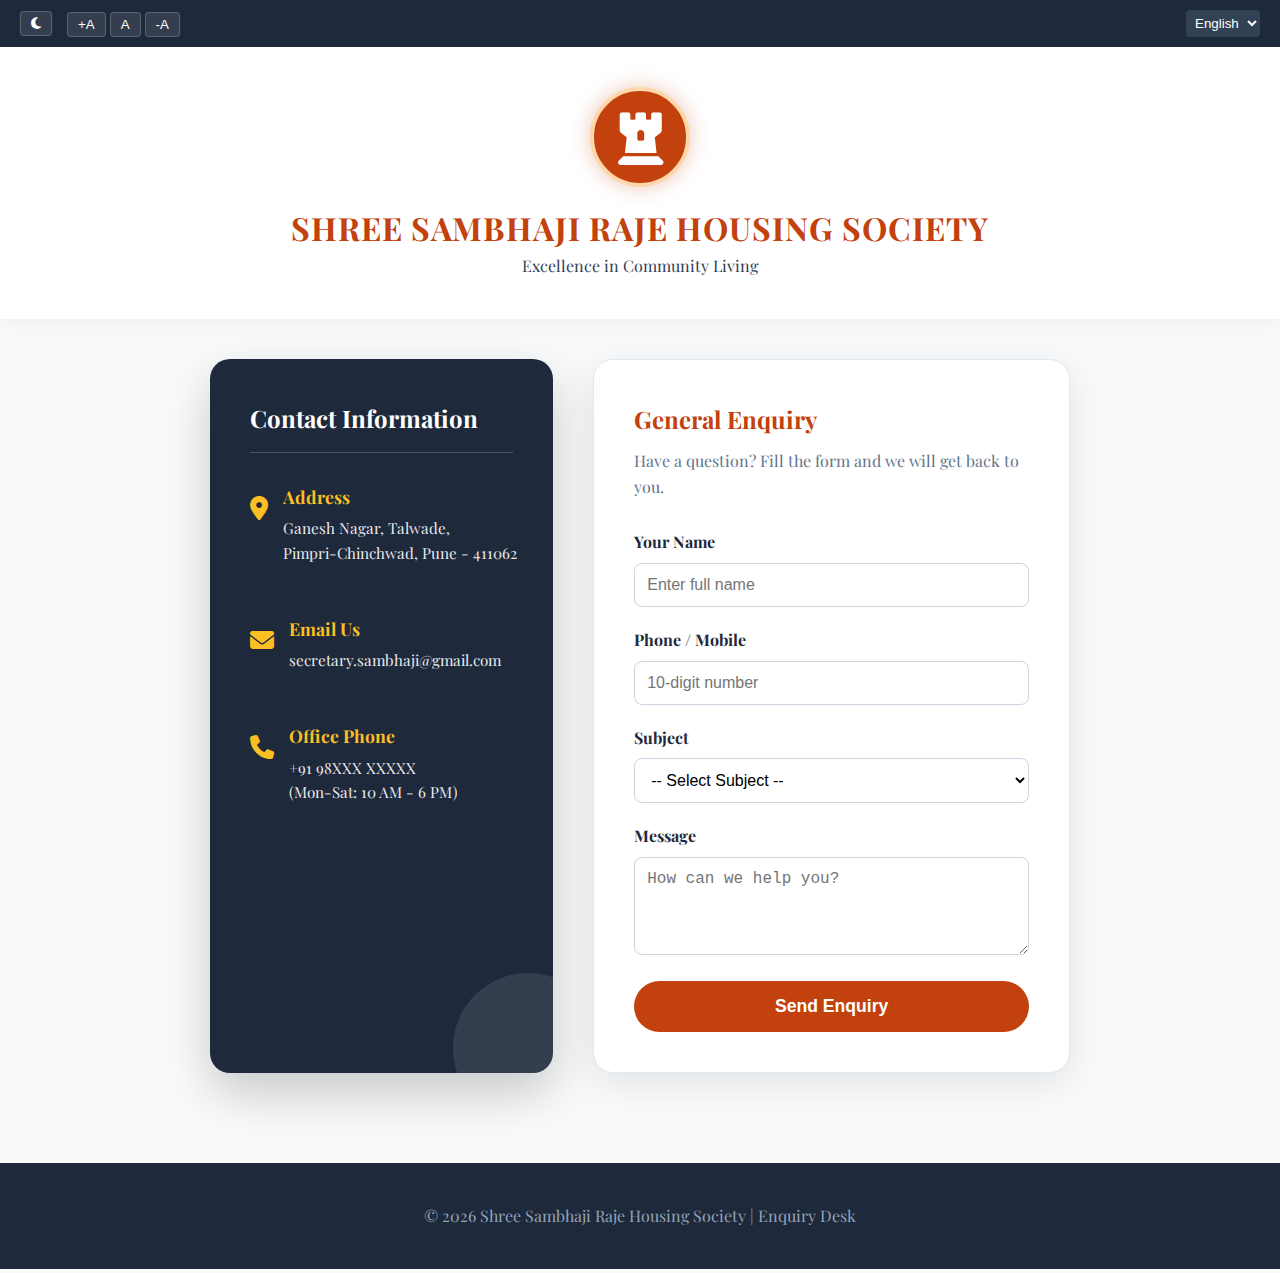
<file: enquiry.html>
<!DOCTYPE html>
<html lang="en">
<head>
    <meta charset="UTF-8">
    <meta name="viewport" content="width=device-width, initial-scale=1.0">
    <title>Enquiry - Shree Sambhaji Raje HSG SOC</title>
    
    <link href="https://fonts.googleapis.com/css2?family=Playfair+Display:wght@400;700&family=Tiro+Devanagari+Marathi&display=swap" rel="stylesheet">
    
    <link rel="stylesheet" href="https://cdnjs.cloudflare.com/ajax/libs/font-awesome/6.4.0/css/all.min.css">

    <link rel="stylesheet" href="assest/style.css">

    <style>
        /* --- ENQUIRY SPECIFIC STYLES --- */
        .enquiry-container {
            max-width: 900px;
            margin: 40px auto;
            padding: 0 20px;
            display: flex;
            flex-wrap: wrap;
            gap: 40px;
        }

        /* Left Side: Contact Info */
        .contact-info-box {
            flex: 1;
            min-width: 300px;
            background: var(--secondary);
            color: white;
            padding: 40px;
            border-radius: 20px;
            position: relative;
            overflow: hidden;
            box-shadow: 0 20px 50px rgba(0,0,0,0.2);
        }
        
        /* Decorative circle */
        .contact-info-box::after {
            content: '';
            position: absolute;
            bottom: -50px; right: -50px;
            width: 150px; height: 150px;
            background: rgba(255,255,255,0.1);
            border-radius: 50%;
        }

        .info-item {
            margin-bottom: 30px;
            display: flex;
            align-items: flex-start;
            gap: 15px;
        }
        .info-icon {
            font-size: 1.5rem;
            color: #fbbf24; /* Gold */
            margin-top: 5px;
        }
        .info-text h4 { font-size: 1.1rem; margin-bottom: 5px; color: #fbbf24; }
        .info-text p { font-size: 0.95rem; line-height: 1.6; opacity: 0.9; }

        /* Right Side: Form */
        .enquiry-form-box {
            flex: 1.5;
            min-width: 300px;
            background: white;
            padding: 40px;
            border-radius: 20px;
            box-shadow: 0 10px 40px rgba(0,0,0,0.1);
            border: 1px solid #e2e8f0;
        }

        .form-header h2 { color: var(--primary); margin-bottom: 10px; }
        .form-header p { color: #64748b; margin-bottom: 30px; }

        .form-group { margin-bottom: 20px; }
        .form-group label { display: block; font-weight: bold; margin-bottom: 8px; color: var(--secondary); }
        
        /* FORCE WHITE INPUTS (User Request) */
        .form-input, .form-select {
            width: 100%; padding: 12px; border: 1px solid #cbd5e1; border-radius: 8px; font-size: 1rem;
            transition: 0.3s; 
            background-color: #ffffff !important;
            color: #000000 !important;
        }
        .form-input:focus, .form-select:focus { 
            border-color: var(--primary); outline: none; 
            background-color: #ffffff !important;
            color: #000000 !important;
            box-shadow: 0 0 0 3px rgba(194, 65, 12, 0.1); 
        }

        .submit-btn {
            background: var(--primary); color: white; border: none; padding: 15px 30px;
            border-radius: 30px; font-weight: bold; cursor: pointer; width: 100%; font-size: 1.1rem;
            transition: 0.3s;
        }
        .submit-btn:hover { background: #9a3412; }

        /* CONFIRMATION BOX */
        #confirmation-box {
            display: none;
            background: #f0fdf4;
            border: 2px solid #22c55e;
            color: #15803d;
            padding: 30px;
            border-radius: 20px;
            text-align: center;
            animation: fadeIn 0.5s;
        }

        @keyframes fadeIn { from { opacity: 0; } to { opacity: 1; } }

        /* Dark Mode */
        body.dark-mode .enquiry-form-box { background: #1e293b; border-color: #334155; }
        body.dark-mode .form-header h2 { color: #fbbf24; }
        body.dark-mode .form-header p { color: #cbd5e1; }
        /* Inputs stay white as requested */
    </style>
</head>
<body>

    <div class="access-bar">
        <div class="access-controls">
            <button onclick="toggleDarkMode()"><i class="fa-solid fa-moon"></i></button>
            <div class="font-controls">
                <button onclick="changeFontSize(1)">+A</button>
                <button onclick="changeFontSize(0)">A</button>
                <button onclick="changeFontSize(-1)">-A</button>
            </div>
        </div>
        <select id="lang-select" onchange="changeEnquiryLanguage()">
            <option value="en">English</option>
            <option value="mr">मराठी</option>
            <option value="hi">हिन्दी</option>
        </select>
    </div>

    <header>
        <div class="logo-container">
            <div class="royal-seal"><i class="fa-solid fa-chess-rook"></i></div>
        </div>
        <div class="title-container">
            <h1 id="txt-title">SHREE SAMBHAJI RAJE HOUSING SOCIETY</h1>
            <p id="txt-subtitle">Excellence in Community Living</p>
        </div>
    </header>

    <div class="enquiry-container">
        
        <div class="contact-info-box">
            <h3 id="txt-contact-head" style="margin-bottom:30px; font-size:1.5rem; border-bottom:1px solid rgba(255,255,255,0.2); padding-bottom:15px;">Contact Information</h3>
            
            <div class="info-item">
                <div class="info-icon"><i class="fa-solid fa-location-dot"></i></div>
                <div class="info-text">
                    <h4 id="lbl-address">Address</h4>
                    <p>Ganesh Nagar, Talwade,<br>Pimpri-Chinchwad, Pune - 411062</p>
                </div>
            </div>

            <div class="info-item">
                <div class="info-icon"><i class="fa-solid fa-envelope"></i></div>
                <div class="info-text">
                    <h4 id="lbl-email-info">Email Us</h4>
                    <p>secretary.sambhaji@gmail.com</p>
                </div>
            </div>

            <div class="info-item">
                <div class="info-icon"><i class="fa-solid fa-phone"></i></div>
                <div class="info-text">
                    <h4 id="lbl-phone-info">Office Phone</h4>
                    <p>+91 98XXX XXXXX<br>(Mon-Sat: 10 AM - 6 PM)</p>
                </div>
            </div>
        </div>

        <div class="enquiry-form-box" id="form-box">
            <div class="form-header">
                <h2 id="txt-form-title">General Enquiry</h2>
                <p id="txt-form-sub">Have a question? Fill the form and we will get back to you.</p>
            </div>

            <form id="enquiryForm" action="https://formsubmit.co/shrisambhajiraje.hsgsoc.2017@gmail.com" method="POST" onsubmit="submitEnquiry(event)">
                
                <input type="hidden" name="_subject" value="New Website Enquiry">
                <input type="hidden" name="_captcha" value="false">

                <div class="form-group">
                    <label id="lbl-name">Your Name</label>
                    <input type="text" name="Name" id="inp-name" class="form-input" placeholder="Enter full name" required>
                </div>

                <div class="form-group">
                    <label id="lbl-contact">Phone / Mobile</label>
                    <input type="tel" name="Phone" id="inp-contact" class="form-input" placeholder="10-digit number" required>
                </div>

                <div class="form-group">
                    <label id="lbl-subject">Subject</label>
                    <select name="Subject" id="inp-subject" class="form-select" required>
                        <option value="" disabled selected>-- Select Subject --</option>
                        <option value="Flat Purchase">Flat Purchase / Availability</option>
                        <option value="Renting">Renting Enquiry</option>
                        <option value="Vendor">Vendor / Service Proposal</option>
                        <option value="Guest">Guest Visit Rules</option>
                        <option value="Other">Other</option>
                    </select>
                </div>

                <div class="form-group">
                    <label id="lbl-message">Message</label>
                    <textarea name="Message" id="inp-message" class="form-input" rows="4" placeholder="How can we help you?" required></textarea>
                </div>

                <button type="submit" class="submit-btn" id="btn-submit">Send Enquiry</button>
            </form>
        </div>

        <div id="confirmation-box" style="flex:1.5; min-width:300px; display:none; align-items:center; justify-content:center; flex-direction:column;">
            <i class="fa-solid fa-envelope-circle-check" style="font-size:4rem; margin-bottom:20px;"></i>
            <h2 id="txt-success-head" style="color:#15803d; margin-bottom:10px;">Enquiry Sent!</h2>
            <p id="txt-success-sub" style="color:#166534; margin-bottom:20px;">Thank you for contacting us. Our team will respond shortly.</p>
            <button onclick="window.location.href='index.html'" style="padding:10px 25px; background:#15803d; color:white; border:none; border-radius:30px; cursor:pointer;">Back to Home</button>
        </div>

    </div>

    <footer>
        <div class="copyright">
            &copy; 2026 Shree Sambhaji Raje Housing Society | Enquiry Desk
        </div>
    </footer>

    <script>
        function submitEnquiry(event) {
            event.preventDefault(); 
            const form = document.getElementById('enquiryForm');
            const btn = document.getElementById('btn-submit');
            const originalText = btn.innerText;

            // Loading State
            btn.innerHTML = '<i class="fa-solid fa-spinner fa-spin"></i> Sending...';
            btn.disabled = true;

            fetch(form.action, {
                method: "POST",
                body: new FormData(form),
                headers: { 'Accept': 'application/json' }
            })
            .then(response => {
                if (response.ok) {
                    document.getElementById('form-box').style.display = 'none';
                    document.getElementById('confirmation-box').style.display = 'flex';
                } else {
                    alert("Error sending message.");
                    btn.innerText = originalText;
                    btn.disabled = false;
                }
            })
            .catch(error => {
                alert("Network error.");
                btn.innerText = originalText;
                btn.disabled = false;
            });
        }

        // --- TRANSLATIONS ---
        const enqTranslations = {
            en: {
                title: "SHREE SAMBHAJI RAJE HOUSING SOCIETY", sub: "Excellence in Community Living",
                contactHead: "Contact Information", lblAddress: "Address", lblEmail: "Email Us", lblPhone: "Office Phone",
                formTitle: "General Enquiry", formSub: "Have a question? Fill the form and we will get back to you.",
                lblName: "Your Name", lblContact: "Phone / Mobile", lblSubject: "Subject", lblMsg: "Message",
                btnSubmit: "Send Enquiry",
                successHead: "Enquiry Sent!", successSub: "Thank you for contacting us. Our team will respond shortly."
            },
            mr: {
                title: "श्री संभाजी राजे हाऊसिंग सोसायटी", sub: "सामुदायिक जीवनातील उत्कृष्टता",
                contactHead: "संपर्क माहिती", lblAddress: "पत्ता", lblEmail: "आम्हाला ईमेल करा", lblPhone: "कार्यालय फोन",
                formTitle: "सामान्य चौकशी", formSub: "काही प्रश्न आहेत? फॉर्म भरा आणि आम्ही तुमच्याशी संपर्क साधू.",
                lblName: "आपले नाव", lblContact: "फोन / मोबाईल", lblSubject: "विषय", lblMsg: "संदेश",
                btnSubmit: "चौकशी पाठवा",
                successHead: "चौकशी पाठवली!", successSub: "आमच्याशी संपर्क साधल्याबद्दल धन्यवाद. आमची टीम लवकरच प्रतिसाद देईल."
            },
            hi: {
                title: "श्री संभाजी राजे हाउसिंग सोसाइटी", sub: "सामुदायिक जीवन में उत्कृष्टता",
                contactHead: "संपर्क जानकारी", lblAddress: "पता", lblEmail: "हमें ईमेल करें", lblPhone: "कार्यालय फोन",
                formTitle: "सामान्य पूछताछ", formSub: "कोई प्रश्न है? फॉर्म भरें और हम आपसे संपर्क करेंगे।",
                lblName: "आपका नाम", lblContact: "फोन / मोबाइल", lblSubject: "विषय", lblMsg: "संदेश",
                btnSubmit: "पूछताछ भेजें",
                successHead: "पूछताछ भेजी गई!", successSub: "हमसे संपर्क करने के लिए धन्यवाद। हमारी टीम शीघ्र ही उत्तर देगी।"
            }
        };

        function changeEnquiryLanguage() {
            const lang = document.getElementById('lang-select').value;
            const t = enqTranslations[lang];

            document.getElementById('txt-title').innerText = t.title;
            document.getElementById('txt-subtitle').innerText = t.sub;
            document.getElementById('txt-contact-head').innerText = t.contactHead;
            document.getElementById('lbl-address').innerText = t.lblAddress;
            document.getElementById('lbl-email-info').innerText = t.lblEmail;
            document.getElementById('lbl-phone-info').innerText = t.lblPhone;
            
            document.getElementById('txt-form-title').innerText = t.formTitle;
            document.getElementById('txt-form-sub').innerText = t.formSub;
            document.getElementById('lbl-name').innerText = t.lblName;
            document.getElementById('lbl-contact').innerText = t.lblContact;
            document.getElementById('lbl-subject').innerText = t.lblSubject;
            document.getElementById('lbl-message').innerText = t.lblMsg;
            document.getElementById('btn-submit').innerText = t.btnSubmit;
            
            document.getElementById('txt-success-head').innerText = t.successHead;
            document.getElementById('txt-success-sub').innerText = t.successSub;

            if(lang === 'en') document.body.classList.remove('lang-sanskrit');
            else document.body.classList.add('lang-sanskrit');
        }

        function toggleDarkMode() { document.body.classList.toggle('dark-mode'); }
        let currentSize = 16;
        function changeFontSize(n) {
            if (n === 0) currentSize = 16;
            else currentSize += n;
            if(currentSize > 24) currentSize = 24;
            if(currentSize < 12) currentSize = 12;
            document.documentElement.style.setProperty('--base-size', currentSize + 'px');
        }
    </script>
</body>
</html>
</file>
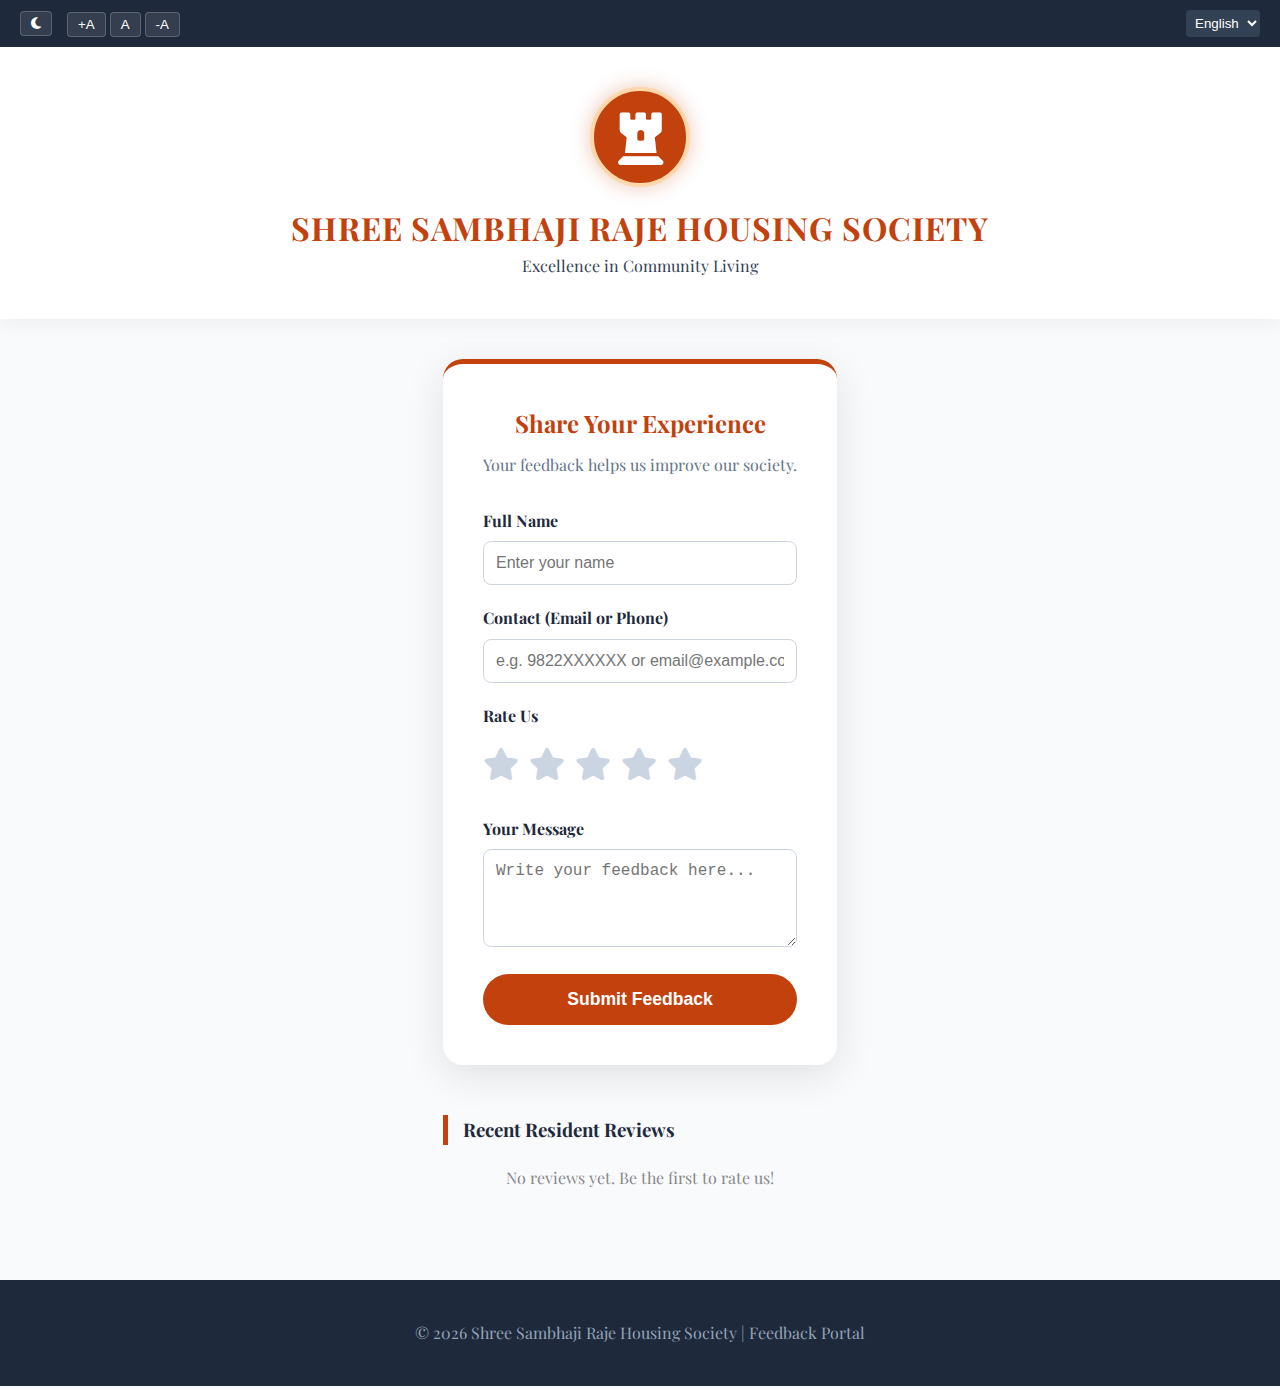
<file: feedback.html>
<!DOCTYPE html>
<html lang="en">
<head>
    <meta charset="UTF-8">
    <meta name="viewport" content="width=device-width, initial-scale=1.0">
    <title>Feedback - Shree Sambhaji Raje HSG SOC</title>
    
    <link href="https://fonts.googleapis.com/css2?family=Playfair+Display:wght@400;700&family=Tiro+Devanagari+Marathi&display=swap" rel="stylesheet">
    
    <link rel="stylesheet" href="https://cdnjs.cloudflare.com/ajax/libs/font-awesome/6.4.0/css/all.min.css">

    <link rel="stylesheet" href="assest/style.css">

    <style>
        /* --- FEEDBACK SPECIFIC STYLES --- */
        .feedback-container {
            max-width: 800px;
            margin: 40px auto;
            padding: 0 20px;
        }

        .feedback-form-card {
            background: white;
            padding: 40px;
            border-radius: 20px;
            box-shadow: 0 10px 40px rgba(0,0,0,0.1);
            border-top: 5px solid var(--primary);
            margin-bottom: 50px;
        }

        .form-group { margin-bottom: 20px; }
        .form-group label { display: block; font-weight: bold; margin-bottom: 8px; color: var(--secondary); }
        .form-input {
            width: 100%; padding: 12px; border: 1px solid #cbd5e1; border-radius: 8px; font-size: 1rem;
            transition: 0.3s;
        }
        .form-input:focus { border-color: var(--primary); outline: none; box-shadow: 0 0 0 3px rgba(194, 65, 12, 0.1); }

        /* ADVANCED STAR RATING */
        .star-rating {
            display: flex;
            flex-direction: row-reverse; /* Magic trick for CSS hover */
            justify-content: flex-end;
            gap: 10px;
            font-size: 2rem;
        }
        .star-rating input { display: none; }
        .star-rating label {
            color: #cbd5e1; /* Gray by default */
            cursor: pointer;
            transition: 0.2s;
        }
        .star-rating label:hover,
        .star-rating label:hover ~ label,
        .star-rating input:checked ~ label {
            color: #fbbf24; /* Gold */
            transform: scale(1.1);
        }

        /* FEEDBACK LIST */
        .review-list { display: flex; flex-direction: column; gap: 20px; }
        .review-card {
            background: white;
            padding: 25px;
            border-radius: 15px;
            border: 1px solid #e2e8f0;
            position: relative;
            animation: fadeIn 0.5s;
        }
        .review-header { display: flex; justify-content: space-between; align-items: center; margin-bottom: 10px; }
        .reviewer-name { font-weight: bold; font-size: 1.1rem; color: var(--secondary); }
        .review-date { font-size: 0.85rem; color: #64748b; }
        .review-stars { color: #fbbf24; margin-bottom: 10px; }
        .review-text { color: #475569; line-height: 1.6; }

        /* DELETE BUTTON (Hidden by default logic) */
        .delete-btn {
            position: absolute;
            top: 20px;
            right: 20px;
            background: #fee2e2;
            color: #ef4444;
            border: none;
            width: 30px; height: 30px;
            border-radius: 50%;
            cursor: pointer;
            display: flex;
            align-items: center; justify-content: center;
            transition: 0.3s;
        }
        .delete-btn:hover { background: #ef4444; color: white; }

        .submit-btn {
            background: var(--primary); color: white; border: none; padding: 15px 30px;
            border-radius: 30px; font-weight: bold; cursor: pointer; width: 100%; font-size: 1.1rem;
            transition: 0.3s;
        }
        .submit-btn:hover { background: #9a3412; }

        @keyframes fadeIn { from { opacity: 0; transform: translateY(10px); } to { opacity: 1; transform: translateY(0); } }

        /* Dark Mode */
        body.dark-mode .feedback-form-card, body.dark-mode .review-card { background: #1e293b; border-color: #334155; }
        body.dark-mode .form-input { background: #334155; border-color: #475569; color: white; }
        body.dark-mode .review-text { color: #cbd5e1; }
        body.dark-mode .reviewer-name { color: white; }
    </style>
</head>
<body>

    <div class="access-bar">
        <div class="access-controls">
            <button onclick="toggleDarkMode()"><i class="fa-solid fa-moon"></i></button>
            <div class="font-controls">
                <button onclick="changeFontSize(1)">+A</button>
                <button onclick="changeFontSize(0)">A</button>
                <button onclick="changeFontSize(-1)">-A</button>
            </div>
        </div>
        <select id="lang-select" onchange="changeFeedbackLanguage()">
            <option value="en">English</option>
            <option value="mr">मराठी</option>
            <option value="hi">हिन्दी</option>
        </select>
    </div>

    <header>
        <div class="logo-container">
            <div class="royal-seal"><i class="fa-solid fa-chess-rook"></i></div>
        </div>
        <div class="title-container">
            <h1 id="txt-title">SHREE SAMBHAJI RAJE HOUSING SOCIETY</h1>
            <p id="txt-subtitle">Excellence in Community Living</p>
        </div>
    </header>

    <div class="feedback-container">
        
        <div class="feedback-form-card">
            <h2 id="txt-form-title" style="text-align:center; color:var(--primary); margin-bottom:10px;">Share Your Experience</h2>
            <p id="txt-form-sub" style="text-align:center; color:#64748b; margin-bottom:30px;">Your feedback helps us improve our society.</p>
            
            <div class="form-group">
                <label id="lbl-name">Full Name</label>
                <input type="text" id="inp-name" class="form-input" placeholder="Enter your name">
            </div>

            <div class="form-group">
                <label id="lbl-contact">Contact (Email or Phone)</label>
                <input type="text" id="inp-contact" class="form-input" placeholder="e.g. 9822XXXXXX or email@example.com">
            </div>

            <div class="form-group">
                <label id="lbl-rating">Rate Us</label>
                <div class="star-rating">
                    <input type="radio" name="rating" id="star5" value="5"><label for="star5" title="Excellent"><i class="fa-solid fa-star"></i></label>
                    <input type="radio" name="rating" id="star4" value="4"><label for="star4" title="Good"><i class="fa-solid fa-star"></i></label>
                    <input type="radio" name="rating" id="star3" value="3"><label for="star3" title="Average"><i class="fa-solid fa-star"></i></label>
                    <input type="radio" name="rating" id="star2" value="2"><label for="star2" title="Poor"><i class="fa-solid fa-star"></i></label>
                    <input type="radio" name="rating" id="star1" value="1"><label for="star1" title="Very Poor"><i class="fa-solid fa-star"></i></label>
                </div>
            </div>

            <div class="form-group">
                <label id="lbl-message">Your Message</label>
                <textarea id="inp-message" class="form-input" rows="4" placeholder="Write your feedback here..."></textarea>
            </div>

            <button onclick="submitFeedback()" class="submit-btn" id="btn-submit">Submit Feedback</button>
        </div>

        <h3 id="txt-recent-title" style="margin-bottom:20px; color:var(--secondary); border-left:5px solid var(--primary); padding-left:15px;">Recent Resident Reviews</h3>
        
        <div id="reviews-container" class="review-list">
            </div>

    </div>

    <footer>
        <div class="copyright">
            &copy; 2026 Shree Sambhaji Raje Housing Society | Feedback Portal
        </div>
    </footer>

    <script>
        // --- 1. BAD WORD FILTER ---
        // List of banned words (Simple example list)
        const badWords = ["bad", "worst", "hate", "stupid", "useless", "trash", "rubbish", "fake", "idiot"];

        function containsBadWords(text) {
            const lowerText = text.toLowerCase();
            return badWords.some(word => lowerText.includes(word));
        }

        // --- 2. SUBMIT FEEDBACK ---
        function submitFeedback() {
            const name = document.getElementById('inp-name').value;
            const contact = document.getElementById('inp-contact').value;
            const message = document.getElementById('inp-message').value;
            
            // Get selected rating
            let rating = 0;
            const stars = document.getElementsByName('rating');
            for(let star of stars) {
                if(star.checked) rating = star.value;
            }

            // Validations
            if(!name || !contact || !message || rating == 0) {
                alert("Please fill all fields and select a star rating.");
                return;
            }

            // Bad Word Check
            if(containsBadWords(message) || containsBadWords(name)) {
                alert("Warning: Your feedback contains inappropriate language. Please refine your message.");
                return;
            }

            // Create Feedback Object
            const feedback = {
                id: Date.now(), // Unique ID for deleting
                name: name,
                contact: contact,
                rating: rating,
                message: message,
                date: new Date().toLocaleDateString()
            };

            // Save to Local Storage
            let allFeedback = JSON.parse(localStorage.getItem('societyFeedback')) || [];
            allFeedback.unshift(feedback); // Add to top
            localStorage.setItem('societyFeedback', JSON.stringify(allFeedback));

            // Clear Form & Reload
            document.getElementById('inp-name').value = "";
            document.getElementById('inp-contact').value = "";
            document.getElementById('inp-message').value = "";
            for(let star of stars) star.checked = false;
            
            alert("Thank you! Your feedback has been submitted.");
            loadFeedback();
        }

        // --- 3. LOAD FEEDBACK ---
        function loadFeedback() {
            const container = document.getElementById('reviews-container');
            const allFeedback = JSON.parse(localStorage.getItem('societyFeedback')) || [];
            
            container.innerHTML = ""; // Clear current list

            if(allFeedback.length === 0) {
                container.innerHTML = "<p style='text-align:center; color:#888;'>No reviews yet. Be the first to rate us!</p>";
                return;
            }

            allFeedback.forEach(fb => {
                // Create Stars HTML
                let starHtml = "";
                for(let i=0; i<fb.rating; i++) starHtml += '<i class="fa-solid fa-star"></i> ';
                for(let i=fb.rating; i<5; i++) starHtml += '<i class="fa-regular fa-star"></i> ';

                const html = `
                    <div class="review-card">
                        <button class="delete-btn" onclick="deleteFeedback(${fb.id})"><i class="fa-solid fa-trash"></i></button>
                        <div class="review-header">
                            <div>
                                <div class="reviewer-name">${fb.name}</div>
                                <div class="review-date">${fb.date} • ${fb.contact}</div>
                            </div>
                        </div>
                        <div class="review-stars">${starHtml}</div>
                        <div class="review-text">"${fb.message}"</div>
                    </div>
                `;
                container.innerHTML += html;
            });
        }

        // --- 4. SECURE DELETE (Only Admin) ---
        function deleteFeedback(id) {
            // Ask for Password
            const password = prompt("ADMIN ACCESS ONLY: Enter passcode to delete this review.");
            
            if(password === "sambaji") {
                let allFeedback = JSON.parse(localStorage.getItem('societyFeedback')) || [];
                // Filter out the one with matching ID
                allFeedback = allFeedback.filter(fb => fb.id !== id);
                localStorage.setItem('societyFeedback', JSON.stringify(allFeedback));
                loadFeedback(); // Refresh list
                alert("Review deleted successfully.");
            } else if (password !== null) {
                alert("Incorrect Password! You cannot delete this review.");
            }
        }

        // --- 5. TRANSLATIONS ---
        const fbTranslations = {
            en: {
                title: "SHREE SAMBHAJI RAJE HOUSING SOCIETY", sub: "Excellence in Community Living",
                formTitle: "Share Your Experience", formSub: "Your feedback helps us improve our society.",
                lblName: "Full Name", lblContact: "Contact (Email or Phone)", lblRating: "Rate Us", lblMsg: "Your Message",
                btnSubmit: "Submit Feedback", recentTitle: "Recent Resident Reviews"
            },
            mr: {
                title: "श्री संभाजी राजे हाऊसिंग सोसायटी", sub: "सामुदायिक जीवनातील उत्कृष्टता",
                formTitle: "आपला अनुभव शेअर करा", formSub: "तुमचा अभिप्राय आम्हाला सुधारण्यास मदत करतो.",
                lblName: "पूर्ण नाव", lblContact: "संपर्क (ईमेल किंवा फोन)", lblRating: "रेटिंग द्या", lblMsg: "तुमचा संदेश",
                btnSubmit: "अभिप्राय सबमिट करा", recentTitle: "रहिवाशांचे अलीकडील अभिप्राय"
            },
            hi: {
                title: "श्री संभाजी राजे हाउसिंग सोसाइटी", sub: "सामुदायिक जीवन में उत्कृष्टता",
                formTitle: "अपना अनुभव साझा करें", formSub: "आपकी प्रतिक्रिया हमें बेहतर बनाने में मदद करती है।",
                lblName: "पूरा नाम", lblContact: "संपर्क (ईमेल या फोन)", lblRating: "रेटिंग दें", lblMsg: "आपका संदेश",
                btnSubmit: "प्रतिक्रिया जमा करें", recentTitle: "हाल की समीक्षाएं"
            }
        };

        function changeFeedbackLanguage() {
            const lang = document.getElementById('lang-select').value;
            const t = fbTranslations[lang];

            document.getElementById('txt-title').innerText = t.title;
            document.getElementById('txt-subtitle').innerText = t.sub;
            document.getElementById('txt-form-title').innerText = t.formTitle;
            document.getElementById('txt-form-sub').innerText = t.formSub;
            document.getElementById('lbl-name').innerText = t.lblName;
            document.getElementById('lbl-contact').innerText = t.lblContact;
            document.getElementById('lbl-rating').innerText = t.lblRating;
            document.getElementById('lbl-message').innerText = t.lblMsg;
            document.getElementById('btn-submit').innerText = t.btnSubmit;
            document.getElementById('txt-recent-title').innerText = t.recentTitle;

            if(lang === 'en') {
                document.body.classList.remove('lang-sanskrit');
            } else {
                document.body.classList.add('lang-sanskrit');
            }
        }

        // --- THEME & INIT ---
        function toggleDarkMode() { document.body.classList.toggle('dark-mode'); }
        let currentSize = 16;
        function changeFontSize(n) {
            if (n === 0) currentSize = 16;
            else currentSize += n;
            if(currentSize > 24) currentSize = 24;
            if(currentSize < 12) currentSize = 12;
            document.documentElement.style.setProperty('--base-size', currentSize + 'px');
        }

        // Load reviews on page load
        window.onload = loadFeedback;

    </script>
</body>
</html>
</file>
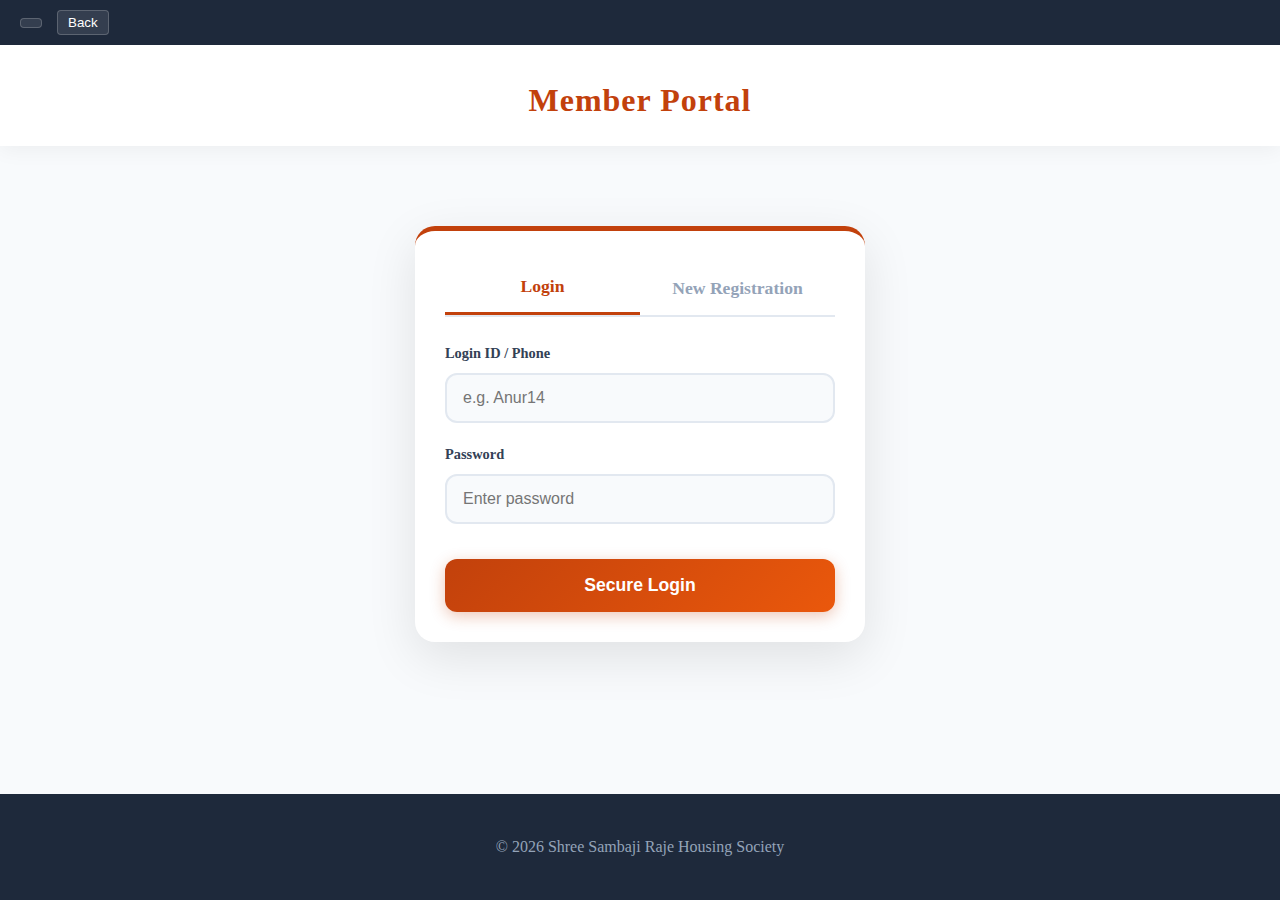
<file: member.html>
<!DOCTYPE html>
<html lang="en">
<head>
    <meta charset="UTF-8">
    <meta name="viewport" content="width=device-width, initial-scale=1.0">
    <title>Member Portal - Shree Sambhaji Raje Housing Society</title>
    <link rel="stylesheet" href="https://script.google.com/macros/s/AKfycbzRljGFrhkF-LQbaRQFbZJJX_NqQZAq1nEmHjoDBdB_lXm0qDBKKzbIp21aZXD1OM81/exec">
    <link rel="stylesheet" href="assest/style.css">
    <link rel="icon" type="image/x-icon" href="assest/image/society.png">
    
    <style>
        /* --- AUTH CONTAINER --- */
        .auth-container {
            max-width: 450px;
            margin: 40px auto;
            background: white;
            padding: 30px;
            border-radius: 20px;
            box-shadow: 0 15px 50px rgba(0,0,0,0.1);
            border-top: 5px solid var(--primary);
            transition: background 0.4s;
        }
        
        body.dark-mode .auth-container {
            background: #1e293b;
            border-color: #fbbf24;
            box-shadow: 0 15px 50px rgba(0,0,0,0.4);
        }

        /* --- TOGGLE BUTTONS --- */
        .toggle-btns {
            display: flex;
            margin-bottom: 25px;
            border-bottom: 2px solid #e2e8f0;
        }
        body.dark-mode .toggle-btns { border-color: #334155; }

        .toggle-btn {
            flex: 1;
            padding: 15px;
            border: none;
            background: none;
            font-size: 1.1rem;
            font-weight: bold;
            cursor: pointer;
            color: #94a3b8;
            font-family: var(--font-eng);
            transition: 0.3s;
        }

        .toggle-btn.active {
            color: var(--primary);
            border-bottom: 3px solid var(--primary);
        }
        body.dark-mode .toggle-btn.active { color: #fbbf24; border-color: #fbbf24; }

        /* --- FORM ELEMENTS --- */
        .form-group { margin-bottom: 20px; text-align: left; }
        .form-group label { display: block; margin-bottom: 8px; font-weight: bold; font-size: 0.9rem; color: var(--text-light); }
        body.dark-mode .form-group label { color: #cbd5e1; }

        /* MODERN INPUTS & DROPDOWNS */
        .form-group input, .form-group select {
            width: 100%;
            padding: 14px 16px;
            border: 2px solid #e2e8f0;
            border-radius: 12px;
            font-size: 1rem;
            background-color: #f8fafc;
            color: #334155;
            transition: 0.3s;
            outline: none;
        }

        /* Dropdown Specifics (Remove default arrow, add custom) */
        .form-group select {
            appearance: none;
            -webkit-appearance: none;
            -moz-appearance: none;
            cursor: pointer;
            background-image: url("data:image/svg+xml;charset=US-ASCII,%3Csvg%20xmlns%3D%22http%3A%2F%2Fwww.w3.org%2F2000%2Fsvg%22%20width%3D%22292.4%22%20height%3D%22292.4%22%3E%3Cpath%20fill%3D%22%23c2410c%22%20d%3D%22M287%2069.4a17.6%2017.6%200%200%200-13-5.4H18.4c-5%200-9.3%201.8-12.9%205.4A17.6%2017.6%200%200%200%200%2082.2c0%205%201.8%209.3%205.4%2012.9l128%20127.9c3.6%203.6%207.8%205.4%2012.8%205.4s9.2-1.8%2012.8-5.4L287%2095c3.5-3.5%205.4-7.8%205.4-12.8%200-5-1.9-9.2-5.5-12.8z%22%2F%3E%3C%2Fsvg%3E");
            background-repeat: no-repeat;
            background-position: right 15px top 50%;
            background-size: 12px auto;
        }

        .form-group input:focus, .form-group select:focus {
            border-color: var(--primary);
            background: white;
            box-shadow: 0 0 0 4px rgba(194, 65, 12, 0.1);
        }

        /* DARK MODE INPUTS */
        body.dark-mode .form-group input, 
        body.dark-mode .form-group select {
            background-color: #0f172a; /* Dark background */
            border-color: #334155;
            color: #ffffff; /* White Text */
            /* Change arrow color to Gold for dark mode */
            background-image: url("data:image/svg+xml;charset=US-ASCII,%3Csvg%20xmlns%3D%22http%3A%2F%2Fwww.w3.org%2F2000%2Fsvg%22%20width%3D%22292.4%22%20height%3D%22292.4%22%3E%3Cpath%20fill%3D%22%23fbbf24%22%20d%3D%22M287%2069.4a17.6%2017.6%200%200%200-13-5.4H18.4c-5%200-9.3%201.8-12.9%205.4A17.6%2017.6%200%200%200%200%2082.2c0%205%201.8%209.3%205.4%2012.9l128%20127.9c3.6%203.6%207.8%205.4%2012.8%205.4s9.2-1.8%2012.8-5.4L287%2095c3.5-3.5%205.4-7.8%205.4-12.8%200-5-1.9-9.2-5.5-12.8z%22%2F%3E%3C%2Fsvg%3E");
        }
        
        body.dark-mode .form-group input:focus, 
        body.dark-mode .form-group select:focus {
            border-color: #fbbf24;
            background: #1e293b;
        }

        /* OTP & BUTTONS */
        .otp-group { display: flex; gap: 10px; }
        .verify-btn {
            padding: 0 20px;
            background: var(--secondary);
            color: white;
            border: none;
            border-radius: 12px;
            cursor: pointer;
            font-weight: bold;
        }
        /* Full-screen overlay for Loading/Success */
        .modal-overlay {
            position: fixed;
            top: 0;
            left: 0;
            width: 100%;
            height: 100%;
            background: rgba(0, 0, 0, 0.7);
            display: none; /* Hidden by default */
            justify-content: center;
            align-items: center;
            z-index: 1000;
            backdrop-filter: blur(5px);
        }

        .status-card {
            background: white;
            padding: 40px;
            border-radius: 20px;
            text-align: center;
            max-width: 400px;
            box-shadow: 0 10px 30px rgba(0,0,0,0.3);
        }

        body.dark-mode .status-card {
            background: #1e293b;
            color: white;
        }

        .status-icon {
            font-size: 3rem;
            margin-bottom: 20px;
            color: var(--primary);
        }

        .spinner {
            animation: rotate 2s linear infinite;
        }

        @keyframes rotate {
            100% { transform: rotate(360deg); }
        }
        .submit-btn {
            width: 100%;
            padding: 16px;
            background: linear-gradient(135deg, var(--primary) 0%, #ea580c 100%);
            color: white;
            border: none;
            border-radius: 12px;
            font-size: 1.1rem;
            font-weight: bold;
            cursor: pointer;
            margin-top: 15px;
            transition: transform 0.2s;
            box-shadow: 0 4px 15px rgba(194, 65, 12, 0.3);
        }
        .submit-btn:hover { transform: translateY(-2px); }
        .submit-btn:disabled { background: #cbd5e1; cursor: not-allowed; box-shadow: none; }

        .hidden { display: none; }
        .loader { display: none; text-align: center; margin-top: 15px; font-weight: bold; color: var(--primary); }
    </style>
</head>
<body>

    <div class="access-bar">
        <div class="access-controls">
            <button onclick="toggleDarkMode()"><i class="fa-solid fa-moon"></i></button>
            <button onclick="window.location.href='index.html'"><i class="fa-solid fa-home"></i> Back</button>
        </div>
    </div>

    <header style="padding: 20px;">
        <div class="logo-icon"><i class="fa-solid fa-users-rectangle"></i></div>
        <h1>Member Portal</h1>
    </header>

    <main>
        <div class="auth-container">
            <div class="toggle-btns">
                <button class="toggle-btn active" onclick="switchTab('login')">Login</button>
                <button class="toggle-btn" onclick="switchTab('register')">New Registration</button>
            </div>

            <form id="loginForm" onsubmit="handleLogin(event)">
                <div class="form-group">
                    <label>Login ID / Phone</label>
                    <input type="text" id="loginId" placeholder="e.g. Anur14" required>
                </div>
                <div class="form-group">
                    <label>Password</label>
                    <input type="password" id="loginPass" placeholder="Enter password" required>
                </div>
                <button type="submit" class="submit-btn">Secure Login <i class="fa-solid fa-lock"></i></button>
            </form>

            <form id="regForm" class="hidden" onsubmit="handleRegister(event)">
                <div style="display: flex; gap: 10px;">
                    <div class="form-group" style="flex:1">
                        <label>First Name</label>
                        <input type="text" id="fname" required>
                    </div>
                    <div class="form-group" style="flex:1">
                        <label>Last Name</label>
                        <input type="text" id="lname" required>
                    </div>
                </div>

                <div style="display: flex; gap: 10px;">
                    <div class="form-group" style="flex:1">
                        <label>Age</label>
                        <input type="number" id="age" min="18" required>
                    </div>
                    <div class="form-group" style="flex:1">
                        <label>Gender</label>
                        <select id="gender">
                            <option value="Male">Male</option>
                            <option value="Female">Female</option>
                            <option value="Other">Other</option>
                        </select>
                    </div>
                </div>

                <div class="form-group">
                    <label>Phone Number</label>
                    <div class="otp-group">
                        <input type="tel" id="phone" placeholder="10 Digit Mobile" pattern="[0-9]{10}" required>
                        <button type="button" class="verify-btn" onclick="sendOTP()">Verify</button>
                    </div>
                </div>
                
               <div class="form-group hidden" id="otpField">
                    <label>Enter Society Access Password</label>
                    <input type="text" id="otpInput" placeholder="Enter Society Password">
                    <div id="timerDisplay" style="color: #ea580c; font-weight: bold; margin-top: 5px;">Time remaining: 60s</div>
                    <small style="color:green; display:none;" id="verifiedMsg">Identity Verified <i class="fa-solid fa-check"></i></small>
                </div>

                <div class="form-group">
                    <label>Email (Optional)</label>
                    <input type="email" id="email" placeholder="name@example.com">
                </div>

               <div class="form-group">
                    <label>Residential Address</label>
                    <select id="address1" required onchange="updateSubAddress()">
                        <option value="">Select Address</option>
                        <option value="Shree Sambhaji Raje HSG SOC, ganesh nagar, Talwade Road, Pune , Maharashtra">Shree Sambhaji Raje HSG SOC, ganesh nagar, Talwade Road, Pune , Maharashtra</option>
                        <option value="Not Available">Not Available</option>
                    </select>
                    
                    <div style="height: 15px;"></div> 
                    
                    <select id="address2" disabled required>
                        <option value="">Select Society No.</option>
                    </select>
                </div>

                <div class="form-group terms" style="display:flex; align-items:center; gap:10px; font-size:0.9rem;">
                    <input type="checkbox" id="agree" required style="width:20px;">
                    <label for="agree" style="margin:0;">I agree to the <a href="#" style="color:var(--primary)">Terms</a> & Bylaws.</label>
                </div>

                <button type="submit" class="submit-btn" id="regBtn" disabled>Submit Application</button>
            </form>
            
            <div id="loader" class="loader"><i class="fa-solid fa-circle-notch fa-spin"></i> Processing...</div>
        </div>
    </main>

    <footer>
        <div class="copyright">© 2026 Shree Sambaji Raje Housing Society</div>
    </footer>
  <script>// --- CONFIGURATION ---
const SCRIPT_URL = "https://script.google.com/macros/s/AKfycbz2MWdEBGJJiG089TbOWRUrXxjwCGP2C9AAvCxcyQ2DYYOiQHrJAC1kO8jDpaUVbdUk/exec"; 
let isPhoneVerified = false;
let countdown;

// --- TAB SWITCHING ---
function switchTab(tab) {
    const loginForm = document.getElementById('loginForm');
    const regForm = document.getElementById('regForm');
    const btns = document.querySelectorAll('.toggle-btn');
    
    if(tab === 'login') {
        loginForm.classList.remove('hidden');
        regForm.classList.add('hidden');
        btns[0].classList.add('active');
        btns[1].classList.remove('active');
    } else {
        loginForm.classList.add('hidden');
        regForm.classList.remove('hidden');
        btns[0].classList.remove('active');
        btns[1].classList.add('active');
    }
}

// --- SECURE VERIFICATION SYSTEM ---
function sendOTP() {
    const phoneInput = document.getElementById('phone');
    const verifyBtn = document.querySelector('.verify-btn');

    if(phoneInput.value.length !== 10 || isNaN(phoneInput.value)) {
        alert("Please enter a valid 10-digit mobile number.");
        return;
    }

    // Show input field and start the 60s death-timer
    document.getElementById('otpField').classList.remove('hidden');
    verifyBtn.disabled = true;
    verifyBtn.innerText = "Waiting...";
    
    startSixtySecondTimer();
}

function startSixtySecondTimer() {
    let timeLeft = 60;
    const timerDisplay = document.getElementById('timerDisplay');
    
    clearInterval(countdown);
    countdown = setInterval(() => {
        timeLeft--;
        timerDisplay.innerText = `Time remaining: ${timeLeft}s`;
        
        if (timeLeft <= 0) {
            clearInterval(countdown);
            alert("Security timeout! Verification expired. Restarting form...");
            location.reload(); 
        }
    }, 1000);
}

// Check password against Google Script (Securely)
document.getElementById('otpInput').addEventListener('input', function(e) {
    const userInput = e.target.value;
    
    // We only check once the user stops typing or reaches a reasonable length
    if(userInput.length >= 10) { 
        const params = new URLSearchParams();
        params.append('action', 'checkPassword');
        params.append('pass', userInput);

        fetch(SCRIPT_URL, { method: 'POST', body: params })
        .then(res => res.json())
        .then(data => {
            if(data.result === 'success') {
                isPhoneVerified = true;
                clearInterval(countdown);
                
                // UI Success State
                document.getElementById('verifiedMsg').style.display = 'block';
                document.getElementById('timerDisplay').style.display = 'none';
                document.getElementById('regBtn').disabled = false;
                document.getElementById('phone').readOnly = true;
                e.target.readOnly = true;
                e.target.style.borderColor = "#10b981";
                document.querySelector('.verify-btn').innerText = "Verified ✅";
                document.querySelector('.verify-btn').style.background = "#10b981";
            }
        });
    }
});

// --- REGISTRATION HANDLER ---
function handleRegister(e) {
    e.preventDefault();
    if(!isPhoneVerified) return alert("Security verification incomplete.");

    document.getElementById('loader').style.display = "block";
    const params = new URLSearchParams();
    params.append('action', 'register');
    params.append('fname', document.getElementById('fname').value);
    params.append('lname', document.getElementById('lname').value);
    params.append('age', document.getElementById('age').value);
    params.append('gender', document.getElementById('gender').value);
    params.append('phone', document.getElementById('phone').value);
    params.append('email', document.getElementById('email').value);
    params.append('address', document.getElementById('address1').value + " " + document.getElementById('address2').value);

    fetch(SCRIPT_URL, { method: 'POST', body: params })
    .then(res => res.json())
    .then(data => {
        if(data.result === 'success') {
            window.location.href = "thankyou.html";
        } else {
            alert("Registration failed. Try again.");
            document.getElementById('loader').style.display = "none";
        }
    })
    .catch(() => window.location.href = "server-down.html");
}
function updateSubAddress() {
    const mainAddress = document.getElementById('address1').value;
    const subAddress = document.getElementById('address2');
    
    // Clear current options
    subAddress.innerHTML = '<option value="">Select Society No.</option>';
    
    if (mainAddress === "") {
        // If nothing is selected, keep the second box disabled
        subAddress.disabled = true;
    } 
    else if (mainAddress === "Not Available") {
        // If Wing is Not Available, Society No. must also be Not Available
        subAddress.disabled = false;
        let opt = document.createElement('option');
        opt.value = "Not Available";
        opt.innerText = "Not Available";
        opt.selected = true; // Auto-select it
        subAddress.appendChild(opt);
    } 
    else {
        // If the Society Address is selected, show the specific roads
        subAddress.disabled = false;
        const roads = ["Society Road 1 (SSRHS)", "Society Road 2 (SSRHS)"];
        
        roads.forEach(road => {
            let opt = document.createElement('option');
            opt.value = road;
            opt.innerText = road;
            subAddress.appendChild(opt);
        });
    }
}
// --- LOGIN HANDLER ---
function handleLogin(e) {
    e.preventDefault();
    document.getElementById('loader').style.display = "block";
    
    const params = new URLSearchParams();
    params.append('action', 'login');
    params.append('username', document.getElementById('loginId').value);
    params.append('password', document.getElementById('loginPass').value);

    fetch(SCRIPT_URL, { 
        method: 'POST', 
        body: params,
        mode: 'cors' // Ensure CORS is handled
    })
    .then(res => {
        if (!res.ok) throw new Error('Network response was not ok');
        return res.json();
    })
    .then(data => {
        // Log data to console to see what the server actually sends
        console.log("Server Response:", data);

        if(data && data.result === "success") {
            localStorage.setItem("is_logged_in", "true");
            localStorage.setItem("user_name", data.name);
            localStorage.setItem("user_id", document.getElementById('loginId').value); 
            window.location.href = "Dashboard.html";
        } else {
            document.getElementById('loader').style.display = "none";
            alert("Login Failed: " + (data.message || "Unknown error"));
        }
    })
    .catch((error) => {
        console.error("Detailed Error:", error);
        document.getElementById('loader').style.display = "none";
        alert("Server connection error or Script Error. Check Console.");
    });
}
</script>
<script src="error-handler.js"></script>

<script>
    // If the page doesn't exist or returns 404 on GitHub
    if (document.title.includes("404")) {
        window.location.href = "server-down.html";
    }
</script>
</body>

</html>
</file>
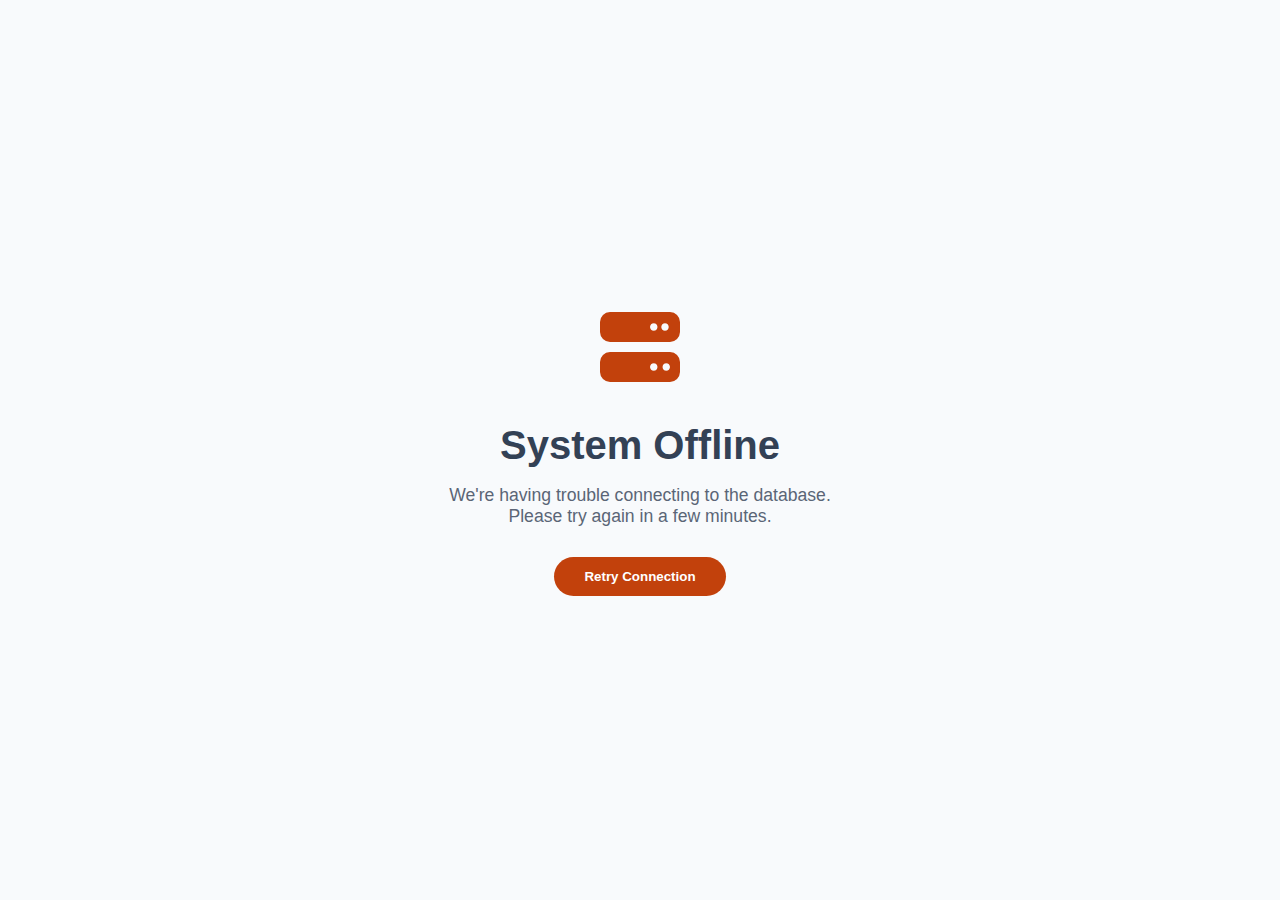
<file: server-down.html>
<!DOCTYPE html>
<html lang="en">
<head>
    <meta charset="UTF-8">
    <meta name="viewport" content="width=device-width, initial-scale=1.0">
    <title>Server Maintenance - SSRHS</title>
    <link rel="stylesheet" href="https://cdnjs.cloudflare.com/ajax/libs/font-awesome/6.4.0/css/all.min.css">
    <style>
        :root { --primary: #c2410c; --bg: #f8fafc; --text: #334155; }
        body.dark-mode { --bg: #0f172a; --text: #f1f5f9; }
        
        body { 
            font-family: 'Segoe UI', sans-serif; 
            background-color: var(--bg); 
            color: var(--text);
            display: flex; 
            justify-content: center; 
            align-items: center; 
            height: 100vh; 
            margin: 0; 
            text-align: center;
        }

        .container { padding: 40px; }
        .icon { font-size: 80px; color: var(--primary); margin-bottom: 20px; }
        h1 { font-size: 2.5rem; margin-bottom: 10px; }
        p { font-size: 1.1rem; opacity: 0.8; margin-bottom: 30px; }

        .btn {
            padding: 12px 30px;
            background: var(--primary);
            color: white;
            text-decoration: none;
            border-radius: 50px;
            font-weight: bold;
            transition: 0.3s;
            border: none;
            cursor: pointer;
        }
        .btn:hover { opacity: 0.9; transform: scale(1.05); }
    </style>
</head>
<body>
    <div class="container">
        <div class="icon"><i class="fa-solid fa-server"></i></div>
        <h1>System Offline</h1>
        <p>We're having trouble connecting to the database.<br>Please try again in a few minutes.</p>
        <button class="btn" onclick="window.location.href='index.html'">Retry Connection</button>
    </div>
</body>
</html>
</file>
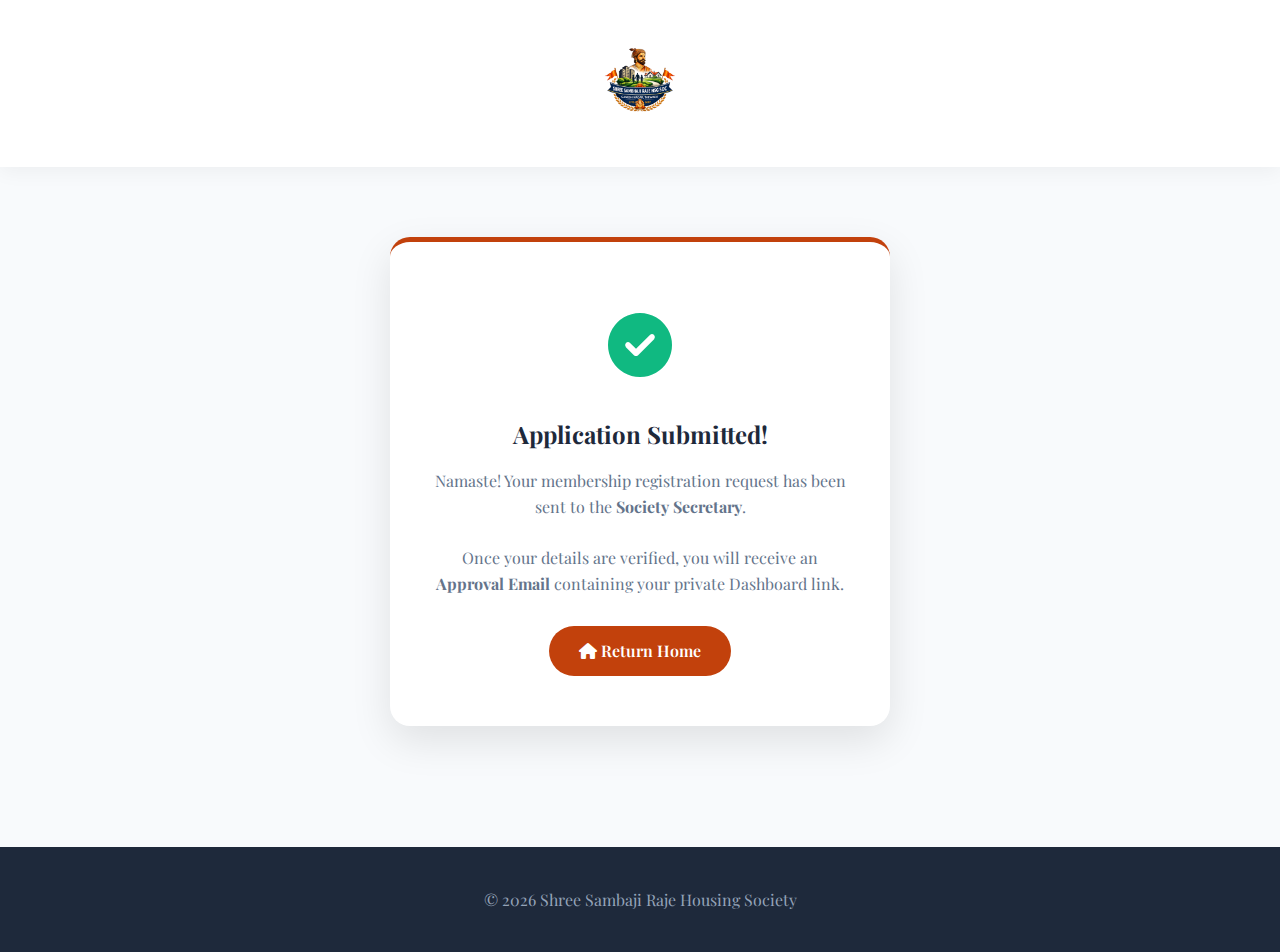
<file: thankyou.html>
<!DOCTYPE html>
<html lang="en">
<head>
    <meta charset="UTF-8">
    <meta name="viewport" content="width=device-width, initial-scale=1.0">
    <title>Request Received - Shree Sambaji Raje</title>
    <link href="https://fonts.googleapis.com/css2?family=Playfair+Display:wght@700&family=Poppins:wght@400;600&display=swap" rel="stylesheet">
    <link rel="stylesheet" href="https://cdnjs.cloudflare.com/ajax/libs/font-awesome/6.4.0/css/all.min.css">
    <link rel="stylesheet" href="assest/style.css">
    <style>
        .thank-you-wrapper {
            display: flex;
            justify-content: center;
            align-items: center;
            min-height: 70vh;
            padding: 20px;
        }
        .thank-you-card {
            background: white;
            max-width: 500px;
            width: 100%;
            padding: 50px 40px;
            border-radius: 20px;
            text-align: center;
            box-shadow: 0 15px 40px rgba(0,0,0,0.1);
            border-top: 5px solid var(--primary);
        }
        .success-icon {
            font-size: 4rem;
            color: #10b981; /* Success Green */
            margin-bottom: 20px;
            animation: scaleIn 0.5s ease-out;
        }
        @keyframes scaleIn {
            0% { transform: scale(0); opacity: 0; }
            100% { transform: scale(1); opacity: 1; }
        }
        .thank-you-card h2 {
            color: var(--secondary);
            margin-bottom: 15px;
            font-family: var(--font-eng);
        }
        .thank-you-card p {
            color: #64748b;
            margin-bottom: 30px;
            line-height: 1.6;
        }
        .back-home-btn {
            display: inline-block;
            background: var(--primary);
            color: white;
            padding: 12px 30px;
            border-radius: 30px;
            text-decoration: none;
            font-weight: 600;
            transition: 0.3s;
        }
        .back-home-btn:hover {
            background: var(--secondary);
            transform: translateY(-2px);
        }
        /* Dark Mode Support */
        body.dark-mode .thank-you-card {
            background: #1e293b;
            border-color: var(--primary);
        }
        body.dark-mode .thank-you-card h2 { color: white; }
        body.dark-mode .thank-you-card p { color: #cbd5e1; }
    </style>
</head>
<body>

    <header>
        <img src="assest/image/society.png" alt="Logo" width="80px">
    </header>

    <main class="thank-you-wrapper">
        <div class="thank-you-card">
            <div class="success-icon">
                <i class="fa-solid fa-circle-check"></i>
            </div>
            <h2 id="txt-thanks-title">Application Submitted!</h2>
            <p id="txt-thanks-desc">
                Namaste! Your membership registration request has been sent to the <b>Society Secretary</b>. 
                <br><br>
                Once your details are verified, you will receive an <b>Approval Email</b> containing your private Dashboard link.
            </p>
            <a href="index.html" class="back-home-btn">
                <i class="fa-solid fa-house"></i> Return Home
            </a>
        </div>
    </main>

    <footer style="margin-top: 50px;">
        <div class="copyright">
            © 2026 Shree Sambaji Raje Housing Society
        </div>
    </footer>

    <script src="assest/script.js"></script>
</body>
<script src="error-handler.js"></script>

<script>

const firstName = document.getElementById('fname').value;
localStorage.setItem("pending_name", firstName);
window.location.href = "thankyou.html";
    // If the page doesn't exist or returns 404 on GitHub
    if (document.title.includes("404")) {
        window.location.href = "server-down.html";
    }
</script>
</html>
</file>
<file: assest/style.css>
:root {
    --primary: #c2410c; /* Royal Orange/Saffron */
    --secondary: #1e293b; /* Dark Slate */
    --bg-light: #f8fafc;
    --bg-dark: #0f172a;
    --text-light: #334155;
    --text-dark: #e2e8f0;
    --font-eng: 'Playfair Display', 'Times New Roman', serif;
    --font-sanskrit: 'Tiro Devanagari Marathi', serif;
    --base-size: 16px;
}

* { box-sizing: border-box; margin: 0; padding: 0; transition: background 0.4s, color 0.4s; }
/* Makes it feel like a mobile app */
* {
    -webkit-tap-highlight-color: transparent; /* Remove blue flash on tap */
    user-select: none; /* Prevent text selection like a real app */
}

input, select, textarea {
    user-select: text; /* Allow typing in boxes */
}

.hidden { display: none !important; }
/* Smooth scrolling for mobile */
html {
    scroll-behavior: smooth;
    overscroll-behavior-y: contain; /* Prevents "pull to refresh" white space */
}
body {
    font-family: var(--font-eng);
    background-color: var(--bg-light);
    color: var(--text-light);
    font-size: var(--base-size);
    line-height: 1.6;
    min-height: 100vh;
    display: flex;
    flex-direction: column;
}

/* DARK MODE */
body.dark-mode {
    background-color: var(--bg-dark);
    color: var(--text-dark);
}
body.dark-mode .card {
    background: rgba(30, 41, 59, 0.7);
    border: 1px solid #334155;
    color: #e2e8f0;
}
body.dark-mode header { background: #1e293b; }

/* TYPOGRAPHY OVERRIDES */
body.lang-sanskrit { font-family: var(--font-sanskrit); }

/* ACCESS BAR */
.access-bar {
    background: var(--secondary);
    color: white;
    padding: 10px 20px;
    display: flex;
    justify-content: space-between;
    align-items: center;
    position: sticky;
    top: 0;
    z-index: 100;
}
.access-controls { display: flex; gap: 15px; align-items: center; }
.font-controls button, .access-controls button {
    background: rgba(255,255,255,0.1);
    border: 1px solid rgba(255,255,255,0.2);
    color: white;
    padding: 4px 10px;
    border-radius: 4px;
    cursor: pointer;
}
select { background: #334155; color: white; border: none; padding: 5px; border-radius: 4px; }

/* HEADER */
header {
    text-align: center;
    padding: 40px 20px;
    background: white;
    box-shadow: 0 4px 20px rgba(0,0,0,0.05);
}
.logo-icon {
    font-size: 40px;
    color: var(--primary);
    margin-bottom: 10px;
}
h1 { font-size: 2rem; color: var(--primary); letter-spacing: 1px; }

/* GRID SYSTEM */
main { flex: 1; padding: 40px 20px; max-width: 1200px; margin: 0 auto; width: 100%; }
.grid-container {
    display: grid;
    grid-template-columns: repeat(auto-fit, minmax(150px, 1fr));
    gap: 20px;
}

/* CARDS */
.card {
    background: white;
    padding: 30px 20px;
    border-radius: 15px;
    text-align: center;
    box-shadow: 0 10px 30px rgba(0,0,0,0.05);
    cursor: pointer;
    border: 1px solid #e2e8f0;
    display: flex;
    flex-direction: column;
    align-items: center;
    gap: 15px;
}
.card:hover { transform: translateY(-5px); border-color: var(--primary); }
.card i { font-size: 2.5rem; color: var(--primary); }
.card span { font-weight: bold; font-size: 1.1rem; text-transform: uppercase; }

/* FOOTER */
footer {
    background: var(--secondary);
    color: #94a3b8;
    padding: 40px 20px;
    text-align: center;
}
.footer-links {
    display: flex;
    flex-wrap: wrap;
    justify-content: center;
    gap: 20px;
    margin-bottom: 20px;
}
.text {size: 100px;}
.f-link {
    color: white;
    text-decoration: none;
    background: rgba(255,255,255,0.1);
    padding: 8px 16px;
    border-radius: 20px;
    font-size: 0.9rem;
}
.f-link:hover { background: var(--primary); }

/* MOBILE OPTIMIZATION */
@media (max-width: 768px) {
    .grid-container { grid-template-columns: 1fr 1fr; }
    h1 { font-size: 1.5rem; }
}
/* --- BIGGER LOGO STYLES --- */
.royal-seal {
    width: 100px;
    height: 100px;
    background: var(--primary);
    color: white;
    font-size: 3.5rem; /* Makes the icon huge */
    display: flex;
    align-items: center;
    justify-content: center;
    border-radius: 50%;
    margin: 0 auto 15px auto;
    border: 4px solid #fed7aa; /* Gold border */
    box-shadow: 0 0 20px rgba(194, 65, 12, 0.3);
}

/* --- INFO SECTION --- */
.info-section {
    margin-top: 60px;
    display: flex;
    flex-wrap: wrap;
    align-items: center;
    gap: 40px;
    background: white;
    padding: 40px;
    border-radius: 20px;
    border: 1px solid #e2e8f0;
}
body.dark-mode .info-section {
    background: rgba(30, 41, 59, 0.5);
    border-color: #334155;
}

.info-text { flex: 2; min-width: 300px; }
.info-text h2 { font-size: 1.8rem; margin-bottom: 15px; color: var(--primary); }
.info-text p { margin-bottom: 20px; font-size: 1.05rem; opacity: 0.9; }

.read-more-btn {
    background: transparent;
    border: 2px solid var(--primary);
    color: var(--primary);
    padding: 10px 25px;
    font-weight: bold;
    cursor: pointer;
    border-radius: 30px;
}
.read-more-btn:hover { background: var(--primary); color: white; }

.info-stats {
    flex: 1;
    display: flex;
    gap: 15px;
    justify-content: center;
}
.stat-box {
    text-align: center;
    padding: 15px;
    background: var(--bg-light);
    border-radius: 10px;
    min-width: 80px;
}
body.dark-mode .stat-box { background: #0f172a; }
.stat-box strong { display: block; font-size: 1.5rem; color: var(--primary); }
.stat-box span { font-size: 0.8rem; text-transform: uppercase; letter-spacing: 1px; }

/* --- GALLERY SECTION --- */
.gallery-section { margin-top: 60px; text-align: center; }
.gallery-section h2 { margin-bottom: 30px; font-size: 2rem; color: var(--secondary); }
body.dark-mode .gallery-section h2 { color: white; }

.gallery-grid {
    display: grid;
    grid-template-columns: repeat(auto-fit, minmax(200px, 1fr));
    gap: 15px;
}

.g-img {
    width: 100%;
    height: 200px;
    object-fit: cover;
    border-radius: 12px;
    transition: transform 0.3s, box-shadow 0.3s;
    cursor: pointer;
}
.g-img:hover {
    transform: scale(1.03);
    box-shadow: 0 10px 30px rgba(0,0,0,0.2);
    z-index: 10;
}
/* --- CONTENT BLOCKS SECTION --- */
.content-block-section {
    margin-top: 60px;
    padding: 0 10px;
}

.content-block-section h2 {
    text-align: center;
    font-size: 2rem;
    color: var(--primary);
    margin-bottom: 40px;
    text-transform: uppercase;
    letter-spacing: 1px;
}

.block-container {
    display: flex;
    flex-direction: column;
    gap: 40px;
}

.block-card {
    display: flex;
    flex-direction: row; /* Side by side on desktop */
    background: white;
    border-radius: 20px;
    overflow: hidden;
    box-shadow: 0 15px 40px rgba(0,0,0,0.1);
    transition: transform 0.3s;
    border: 1px solid #eee;
}

/* Hover Effect */
.block-card:hover {
    transform: translateY(-5px);
    box-shadow: 0 20px 50px rgba(194, 65, 12, 0.15); /* Orange glow */
}

.block-img {
    flex: 1;
    min-height: 250px;
}

.block-img img {
    width: 100%;
    height: 100%;
    object-fit: cover;
    transition: transform 0.5s;
}

.block-card:hover .block-img img {
    transform: scale(1.05); /* Slight zoom on hover */
}

.block-info {
    flex: 1;
    padding: 40px;
    display: flex;
    flex-direction: column;
    justify-content: center;
}

.block-info h3 {
    font-size: 1.8rem;
    color: var(--secondary);
    margin-bottom: 15px;
    font-family: var(--font-eng);
}

.block-info p {
    font-size: 1.1rem;
    color: #64748b;
    line-height: 1.6;
}

/* DARK MODE ADJUSTMENTS */
body.dark-mode .block-card {
    background: #1e293b;
    border-color: #334155;
}
body.dark-mode .block-info h3 { color: white; }
body.dark-mode .block-info p { color: #cbd5e1; }

/* MOBILE RESPONSIVENESS */
@media (max-width: 768px) {
    .block-card {
        flex-direction: column; /* Stack on mobile */
    }
    .block-img {
        height: 200px;
    }
    .block-info {
        padding: 25px;
        text-align: center;
    }
}
/* --- LOCATION SECTION --- */
.location-section {
    padding: 60px 20px;
    text-align: center;
    background: var(--bg-light);
}

.location-section h2 {
    font-size: 2rem;
    color: var(--primary);
    margin-bottom: 40px;
    text-transform: uppercase;
    letter-spacing: 1px;
}

/* Map Wrapper for the "Highlight" Effect */
.map-container-wrapper {
    position: relative;
    max-width: 1000px;
    margin: 0 auto;
    padding: 10px; /* Space for the border */
}

/* The Glowing Gold Border Animation */
.royal-highlight-border {
    position: absolute;
    top: 0; left: 0; right: 0; bottom: 0;
    border-radius: 20px;
    border: 2px solid transparent;
    background: linear-gradient(45deg, #c2410c, #fbbf24, #c2410c) border-box; /* Orange to Gold */
    -webkit-mask: 
       linear-gradient(#fff 0 0) padding-box, 
       linear-gradient(#fff 0 0);
    -webkit-mask-composite: xor;
    mask-composite: exclude;
    animation: border-pulse 3s infinite linear;
    pointer-events: none; /* Let clicks pass through to the map */
    z-index: 5;
}

@keyframes border-pulse {
    0% { opacity: 0.6; filter: hue-rotate(0deg); }
    50% { opacity: 1; filter: hue-rotate(15deg); }
    100% { opacity: 0.6; filter: hue-rotate(0deg); }
}
/* --- DARK MODE TEXT FIXES --- */

/* 1. Force main body text to be white */
body.dark-mode {
    color: #f8fafc !important; /* Almost White */
}

/* 2. Fix Header Title & Subtitle */
body.dark-mode header h1, 
body.dark-mode header p {
    color: #ffffff !important;
}

/* 3. Fix Card Text */
body.dark-mode .card {
    background: #1e293b; /* Dark Slate */
    border-color: #475569;
}
body.dark-mode .card span {
    color: #e2e8f0 !important; /* Light Gray */
}
body.dark-mode .card i {
    color: #fbbf24 !important; /* Gold Icon for visibility */
}

/* 4. Fix Info & Gallery Section Text */
body.dark-mode .info-text h2, 
body.dark-mode .info-text p,
body.dark-mode .gallery-section h2,
body.dark-mode .content-block-section h2,
body.dark-mode .block-info h3,
body.dark-mode .block-info p {
    color: #ffffff !important;
}

/* 5. Fix Stats Numbers */
body.dark-mode .stat-box strong {
    color: #fbbf24 !important; /* Gold */
}
body.dark-mode .stat-box span {
    color: #e2e8f0 !important;
}

/* 6. Fix Map Location Text */
body.dark-mode .location-section h2 {
    color: #ffffff !important;
}
.map-container {
    position: relative;
    border-radius: 15px;
    overflow: hidden;
    box-shadow: 0 20px 50px rgba(0,0,0,0.2);
    border: 5px solid white;
}

/* Map Label Overlay */
.map-overlay-info {
    position: absolute;
    bottom: 20px;
    left: 20px;
    background: white;
    padding: 10px 20px;
    border-radius: 30px;
    box-shadow: 0 5px 15px rgba(0,0,0,0.2);
    display: flex;
    align-items: center;
    gap: 10px;
    font-weight: bold;
    color: var(--primary);
    z-index: 10;
}

/* DARK MODE */
body.dark-mode .map-container { border-color: #334155; }
body.dark-mode .map-overlay-info { background: #1e293b; color: white; }
/* --- MOBILE ADJUSTMENTS --- */
@media (max-width: 768px) {
    .royal-seal { width: 80px; height: 80px; font-size: 2.5rem; }
    .info-section { flex-direction: column; text-align: center; padding: 20px; }
    .gallery-grid { grid-template-columns: 1fr 1fr; }
}
  
.install-banner {
    position: fixed; /* Keep it floating */
    bottom: 20px;    /* Give it some space from the bottom */
    left: 50%;
    transform: translateX(-50%);
    width: 90%;
    max-width: 400px;
    background: white;
    padding: 12px;
    border-radius: 15px;
    box-shadow: 0 5px 25px rgba(0,0,0,0.2); /* Add shadow for depth */
    display: flex;
    align-items: center;
    justify-content: space-between;
    z-index: 1000;
}

/* Ensure the map doesn't get hidden behind it */
.location-section {
    padding-bottom: 100px; 
}

body.dark-mode .install-banner {
    background: rgba(30, 41, 59, 0.95);
    border-color: rgba(255, 255, 255, 0.1);
}

.banner-content {
    display: flex;
    align-items: center;
    gap: 12px;
}

.banner-content img {
    width: 45px;
    height: 45px;
    border-radius: 10px;
    object-fit: cover;
}

.banner-text {
    display: flex;
    flex-direction: column;
}

.banner-text strong {
    font-size: 0.9rem;
    color: var(--secondary);
    line-height: 1.2;
}

body.dark-mode .banner-text strong { color: #fff; }

.banner-text span {
    font-size: 0.7rem;
    color: #64748b;
}

/* Rating Stars for Advertisement Feel */
.stars {
    color: #fbbf24;
    font-size: 0.65rem;
    margin-top: 2px;
}

.download-btn {
    background: var(--primary);
    color: white !important;
    border: none;
    padding: 6px 16px;
    border-radius: 20px;
    font-weight: 700;
    font-size: 0.75rem;
    cursor: pointer;
    text-transform: uppercase;
}
footer {
    margin-top: 50px;
    padding: 40px 20px;
    /* ... rest of your code */
}
</file>
